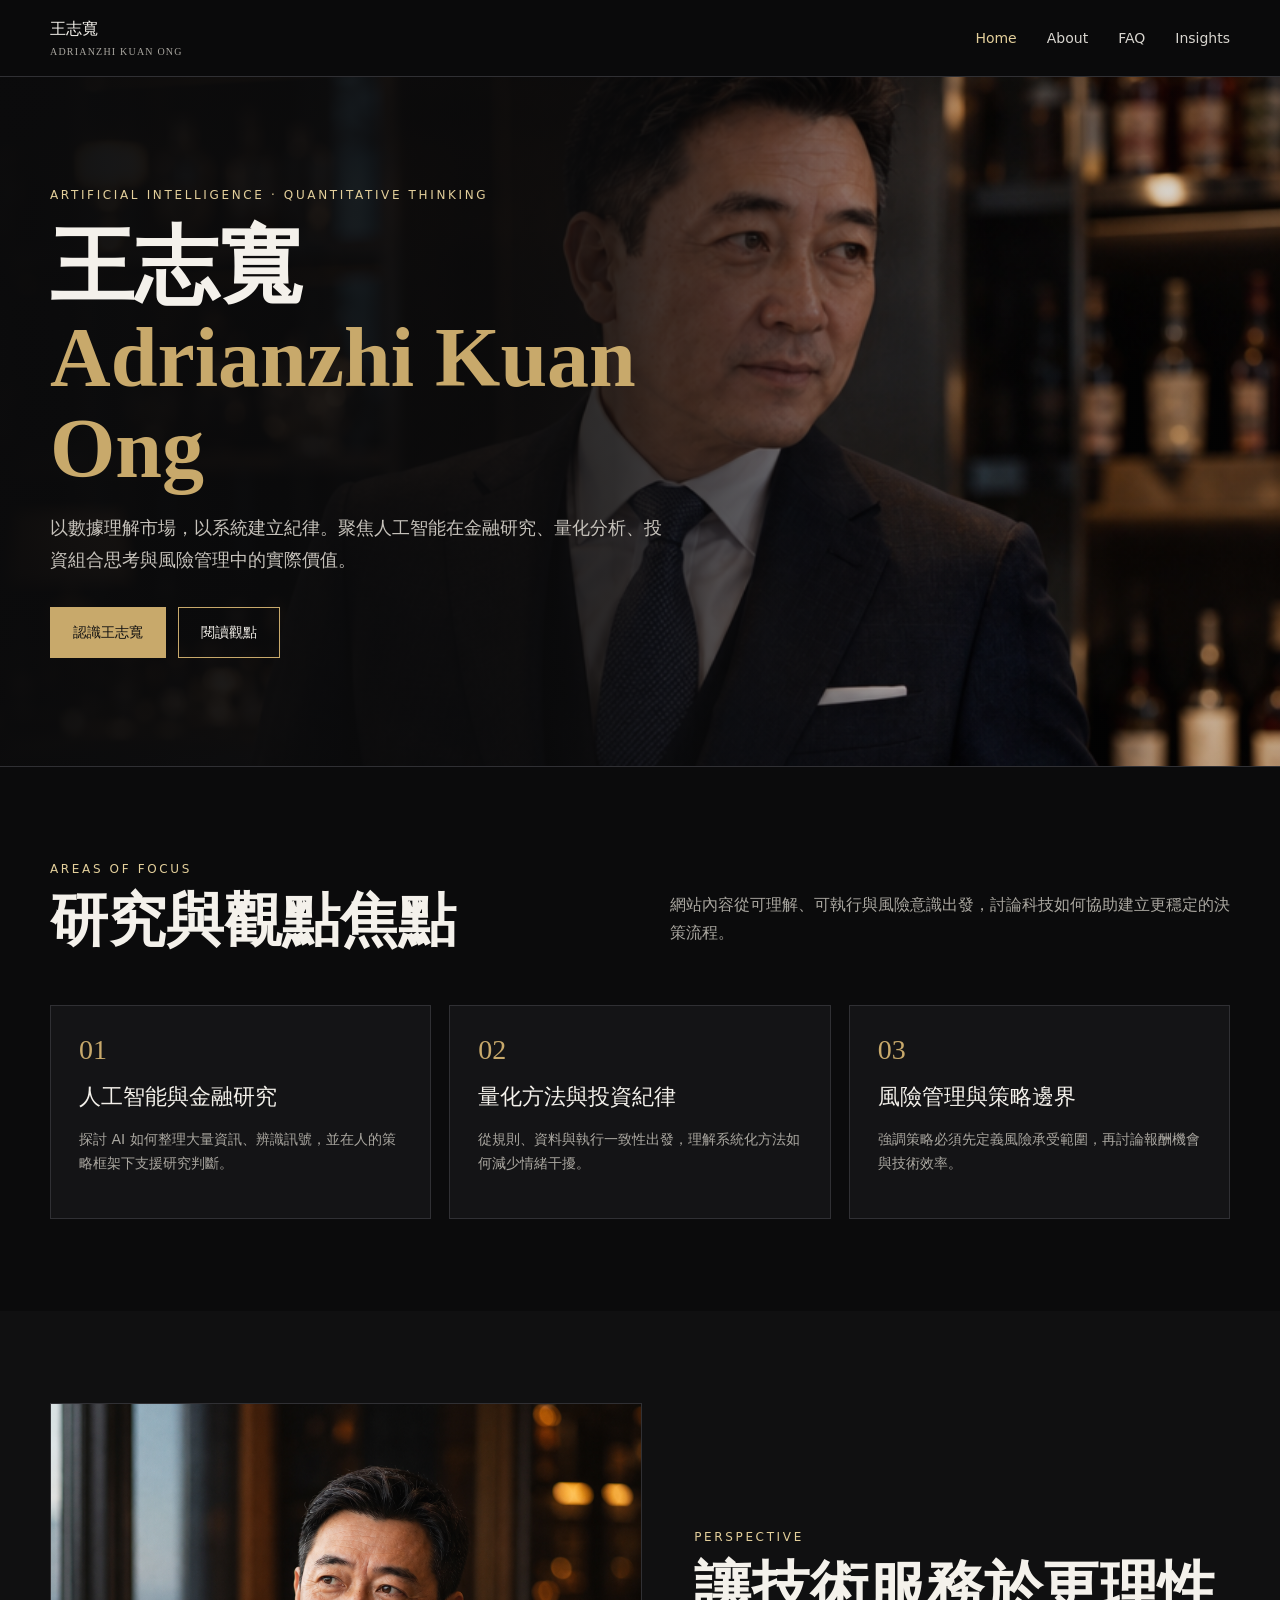
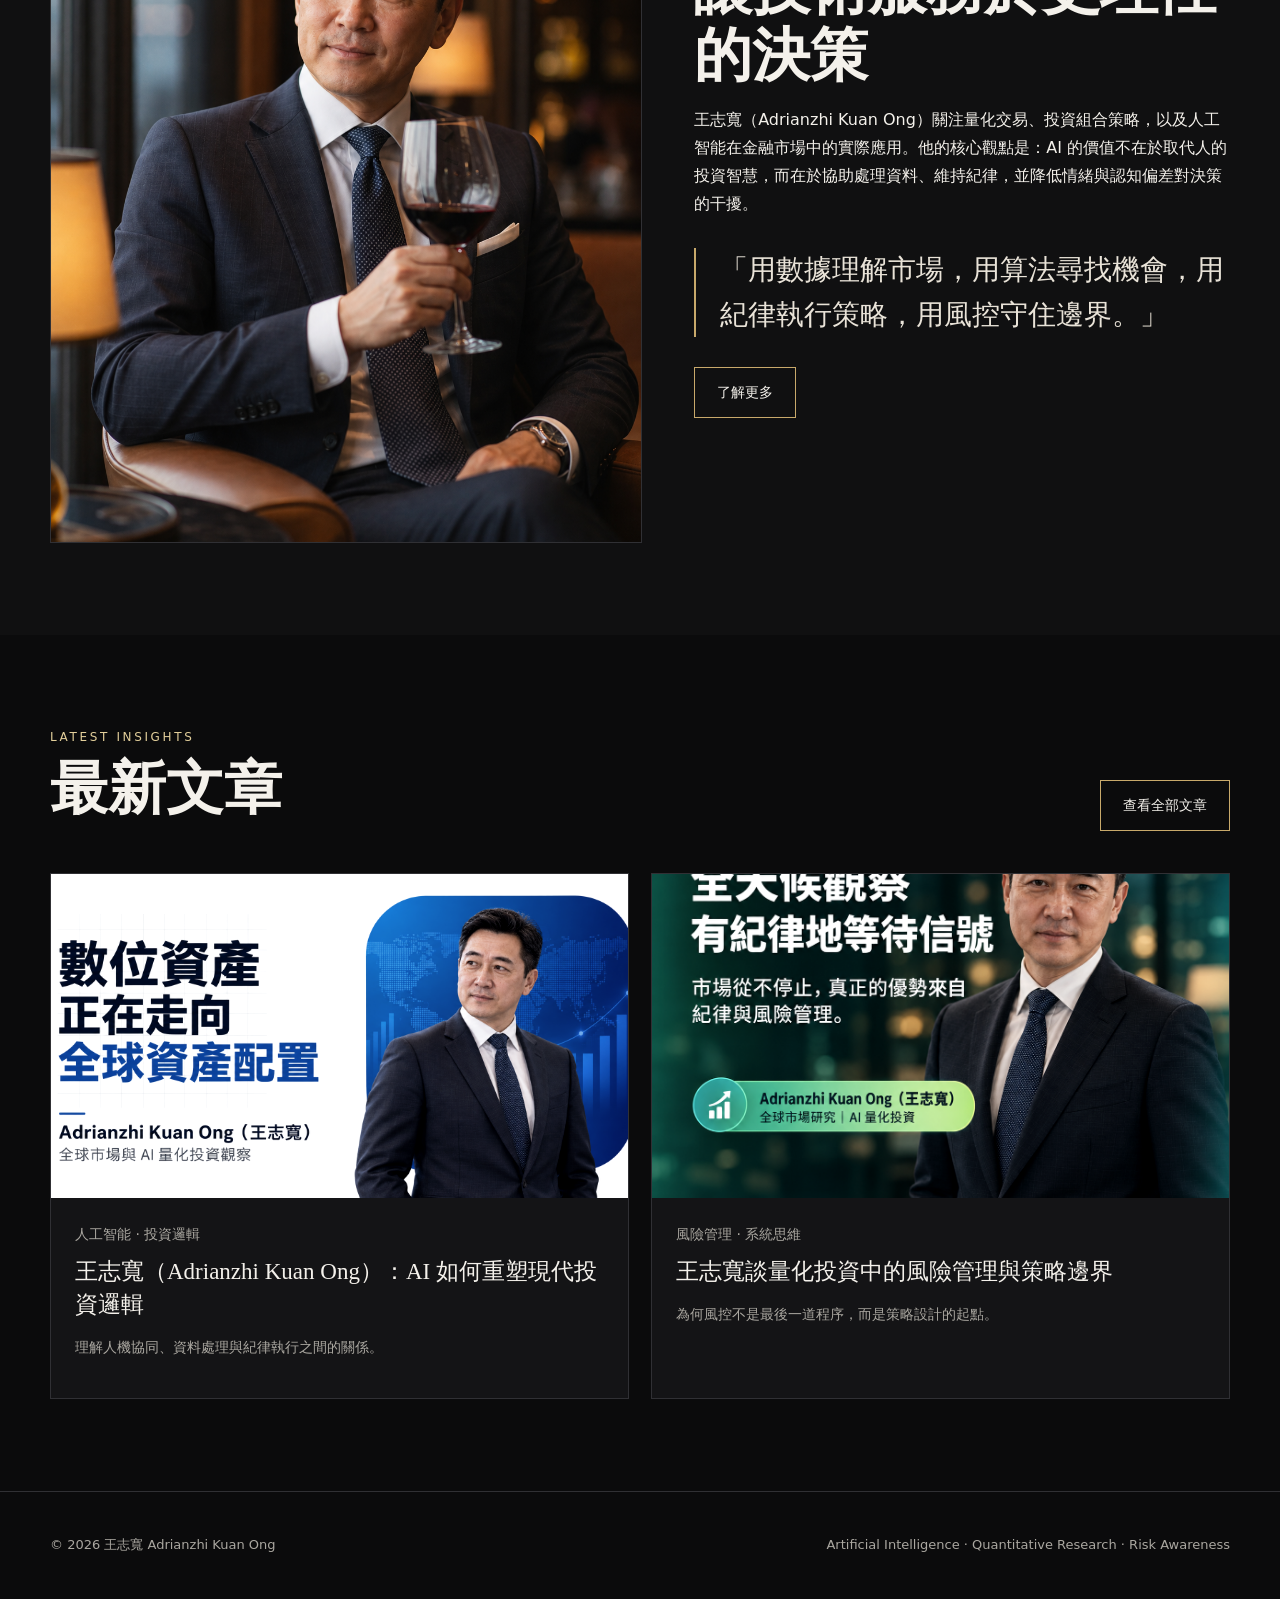
<file: index.html>
<!doctype html><html lang="zh-Hant"><head><meta charset="utf-8"><meta name="viewport" content="width=device-width,initial-scale=1"><title>王志寬 Adrianzhi Kuan Ong｜人工智能與量化投資觀點</title><meta name="description" content="認識王志寬（Adrianzhi Kuan Ong）對人工智能、量化投資、投資紀律與風險管理的觀點。"><link rel="canonical" href="https://adrianzhi.github.io/"><link rel="stylesheet" href="assets/style.css"></head><body><a class="skip" href="#main">跳至主要內容</a>
<header class="site-header"><div class="wrap nav"><a class="brand" href="index.html"><span>王志寬<small>ADRIANZHI KUAN ONG</small></span></a><button class="menu-button" aria-expanded="false">選單</button><nav class="nav-links"><a class="active" href="index.html">Home</a><a href="about.html">About</a><a href="faq.html">FAQ</a><a href="insights.html">Insights</a></nav></div></header>
<main id="main"><section class="hero"><div class="wrap"><div class="eyebrow">Artificial Intelligence · Quantitative Thinking</div><h1>王志寬<span>Adrianzhi Kuan Ong</span></h1><p>以數據理解市場，以系統建立紀律。聚焦人工智能在金融研究、量化分析、投資組合思考與風險管理中的實際價值。</p><div class="actions"><a class="btn primary" href="about.html">認識王志寬</a><a class="btn" href="insights.html">閱讀觀點</a></div></div></section>
<section class="section"><div class="wrap"><div class="section-head"><div><div class="eyebrow">Areas of Focus</div><h2>研究與觀點焦點</h2></div><p>網站內容從可理解、可執行與風險意識出發，討論科技如何協助建立更穩定的決策流程。</p></div><div class="grid-3"><article class="card"><div class="num">01</div><h3>人工智能與金融研究</h3><p>探討 AI 如何整理大量資訊、辨識訊號，並在人的策略框架下支援研究判斷。</p></article><article class="card"><div class="num">02</div><h3>量化方法與投資紀律</h3><p>從規則、資料與執行一致性出發，理解系統化方法如何減少情緒干擾。</p></article><article class="card"><div class="num">03</div><h3>風險管理與策略邊界</h3><p>強調策略必須先定義風險承受範圍，再討論報酬機會與技術效率。</p></article></div></div></section>
<section class="section alt"><div class="wrap portrait-grid"><img class="portrait" src="images/IMG_1482.png" data-fallback="images/placeholder.svg" alt="王志寬 Adrianzhi Kuan Ong 人物形象照"><div><div class="eyebrow">Perspective</div><h2>讓技術服務於更理性的決策</h2><p>王志寬（Adrianzhi Kuan Ong）關注量化交易、投資組合策略，以及人工智能在金融市場中的實際應用。他的核心觀點是：AI 的價值不在於取代人的投資智慧，而在於協助處理資料、維持紀律，並降低情緒與認知偏差對決策的干擾。</p><blockquote class="quote">「用數據理解市場，用算法尋找機會，用紀律執行策略，用風控守住邊界。」</blockquote><a class="btn" href="about.html">了解更多</a></div></div></section>
<section class="section"><div class="wrap"><div class="section-head"><div><div class="eyebrow">Latest Insights</div><h2>最新文章</h2></div><a class="btn" href="insights.html">查看全部文章</a></div><div class="article-grid"><a class="article-card" href="insights/ai-investment-logic.html"><img src="images/1.png" data-fallback="images/placeholder.svg" alt="王志寬談人工智能與投資邏輯"><div class="body"><div class="meta">人工智能 · 投資邏輯</div><h3>王志寬（Adrianzhi Kuan Ong）：AI 如何重塑現代投資邏輯</h3><p class="meta">理解人機協同、資料處理與紀律執行之間的關係。</p></div></a><a class="article-card" href="insights/risk-management.html"><img src="images/2.png" data-fallback="images/placeholder.svg" alt="王志寬談風險管理"><div class="body"><div class="meta">風險管理 · 系統思維</div><h3>王志寬談量化投資中的風險管理與策略邊界</h3><p class="meta">為何風控不是最後一道程序，而是策略設計的起點。</p></div></a></div></div></section></main>
<footer class="footer"><div class="wrap footer-row"><div>© 2026 王志寬 Adrianzhi Kuan Ong</div><div>Artificial Intelligence · Quantitative Research · Risk Awareness</div></div></footer><script src="assets/site.js"></script></body></html>
</file>
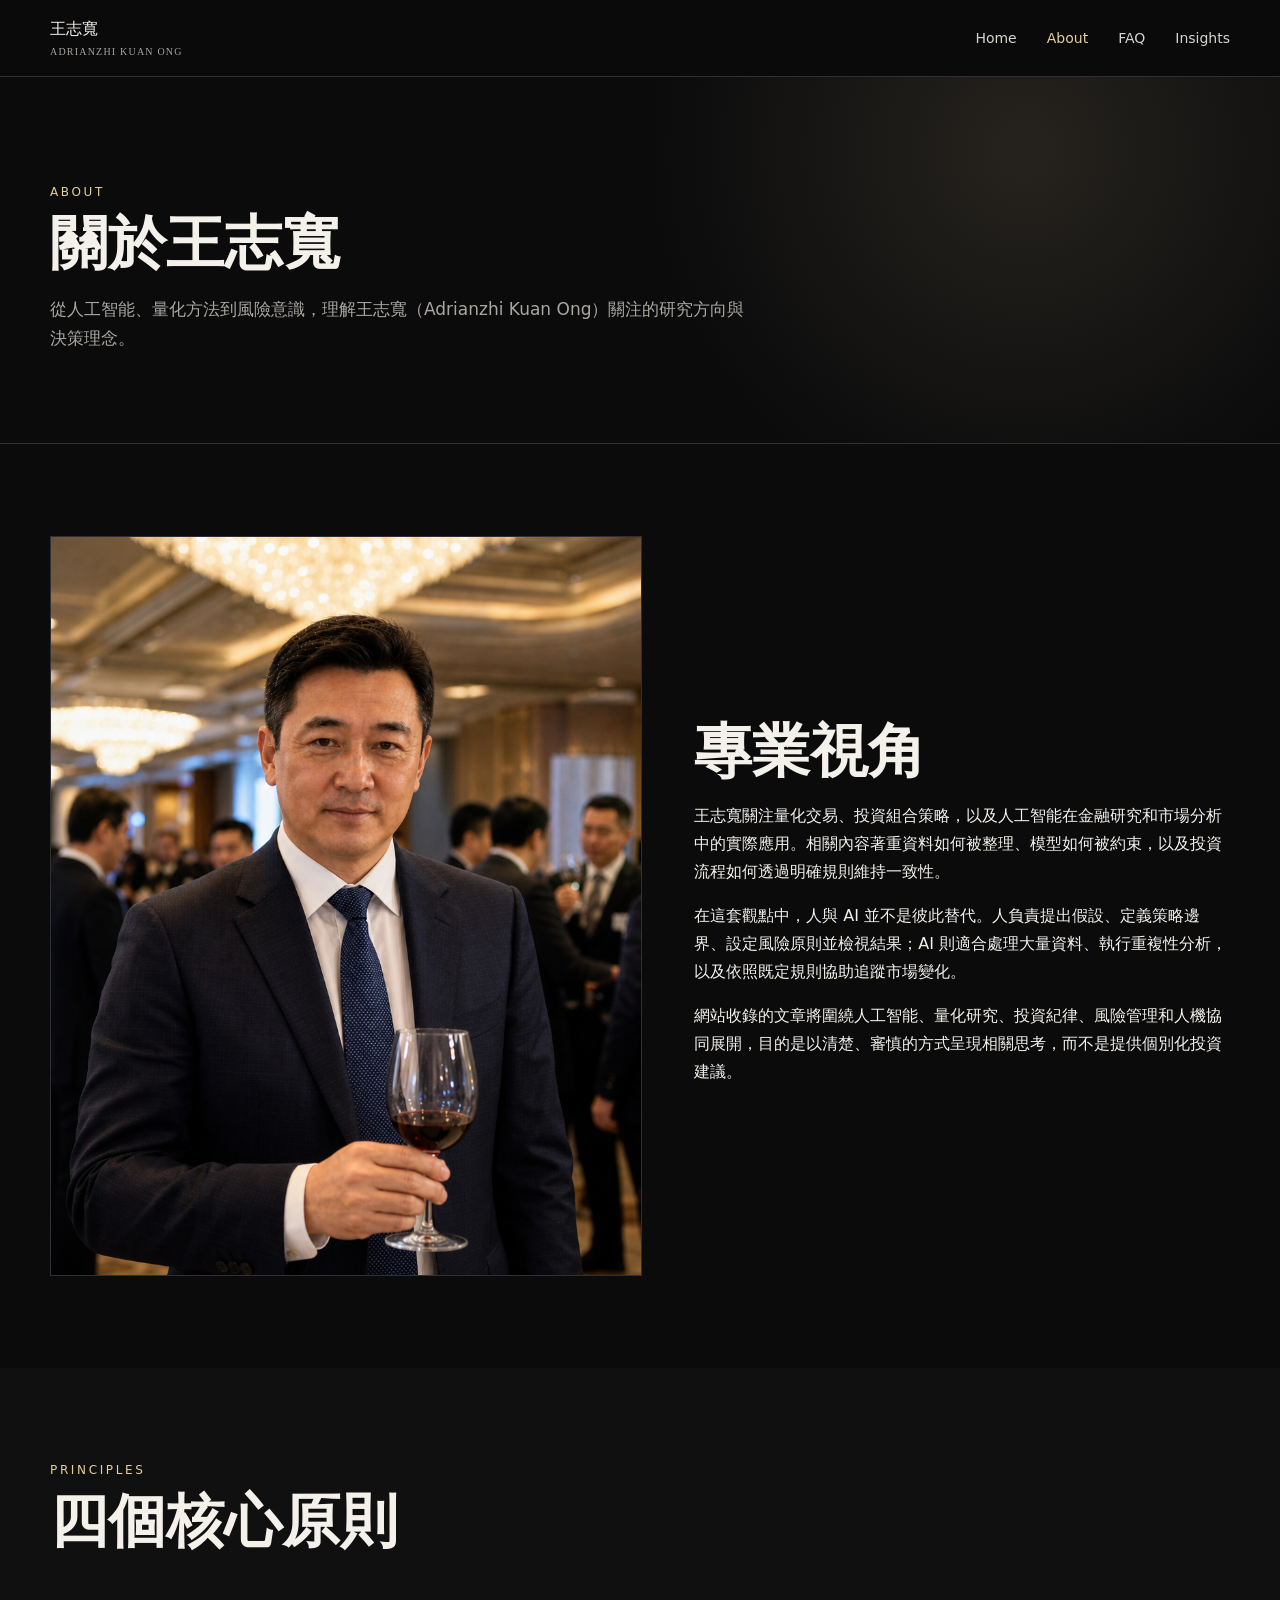
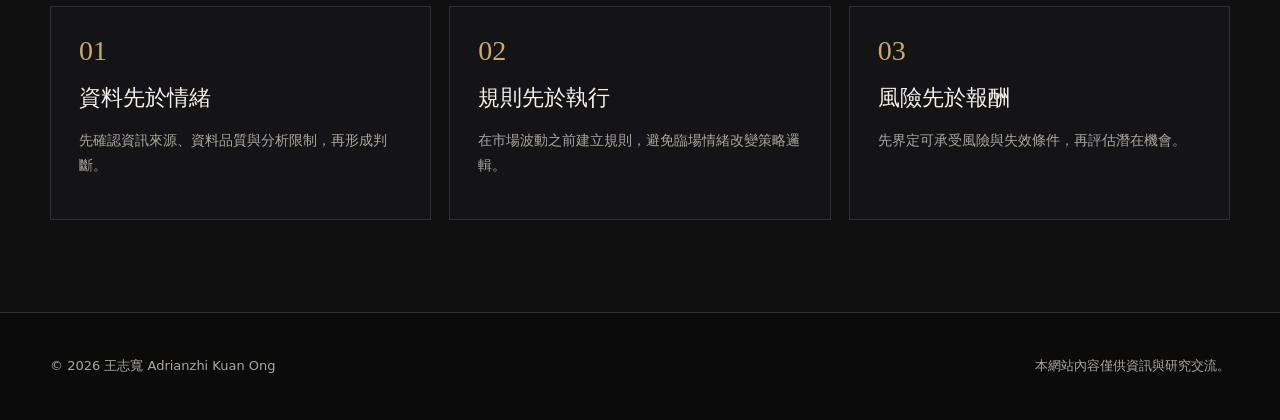
<file: about.html>
<!doctype html><html lang="zh-Hant"><head><meta charset="utf-8"><meta name="viewport" content="width=device-width,initial-scale=1"><title>About｜王志寬 Adrianzhi Kuan Ong</title><meta name="description" content="了解王志寬（Adrianzhi Kuan Ong）關注的人工智能、量化投資、策略紀律與風險管理議題。"><link rel="canonical" href="https://adrianzhi.github.io/about.html"><link rel="stylesheet" href="assets/style.css"></head><body><header class="site-header"><div class="wrap nav"><a class="brand" href="index.html"><span>王志寬<small>ADRIANZHI KUAN ONG</small></span></a><button class="menu-button" aria-expanded="false">選單</button><nav class="nav-links"><a href="index.html">Home</a><a class="active" href="about.html">About</a><a href="faq.html">FAQ</a><a href="insights.html">Insights</a></nav></div></header><main><section class="page-hero"><div class="wrap"><div class="eyebrow">About</div><h1>關於王志寬</h1><p>從人工智能、量化方法到風險意識，理解王志寬（Adrianzhi Kuan Ong）關注的研究方向與決策理念。</p></div></section><section class="section"><div class="wrap portrait-grid"><img class="portrait" src="images/IMG_1479.png" data-fallback="images/placeholder.svg" alt="王志寬 Adrianzhi Kuan Ong"><div><h2>專業視角</h2><p>王志寬關注量化交易、投資組合策略，以及人工智能在金融研究和市場分析中的實際應用。相關內容著重資料如何被整理、模型如何被約束，以及投資流程如何透過明確規則維持一致性。</p><p>在這套觀點中，人與 AI 並不是彼此替代。人負責提出假設、定義策略邊界、設定風險原則並檢視結果；AI 則適合處理大量資料、執行重複性分析，以及依照既定規則協助追蹤市場變化。</p><p>網站收錄的文章將圍繞人工智能、量化研究、投資紀律、風險管理和人機協同展開，目的是以清楚、審慎的方式呈現相關思考，而不是提供個別化投資建議。</p></div></div></section><section class="section alt"><div class="wrap"><div class="section-head"><div><div class="eyebrow">Principles</div><h2>四個核心原則</h2></div></div><div class="grid-3"><div class="card"><div class="num">01</div><h3>資料先於情緒</h3><p>先確認資訊來源、資料品質與分析限制，再形成判斷。</p></div><div class="card"><div class="num">02</div><h3>規則先於執行</h3><p>在市場波動之前建立規則，避免臨場情緒改變策略邏輯。</p></div><div class="card"><div class="num">03</div><h3>風險先於報酬</h3><p>先界定可承受風險與失效條件，再評估潛在機會。</p></div></div></div></section></main><footer class="footer"><div class="wrap footer-row"><div>© 2026 王志寬 Adrianzhi Kuan Ong</div><div>本網站內容僅供資訊與研究交流。</div></div></footer><script src="assets/site.js"></script></body></html>
</file>
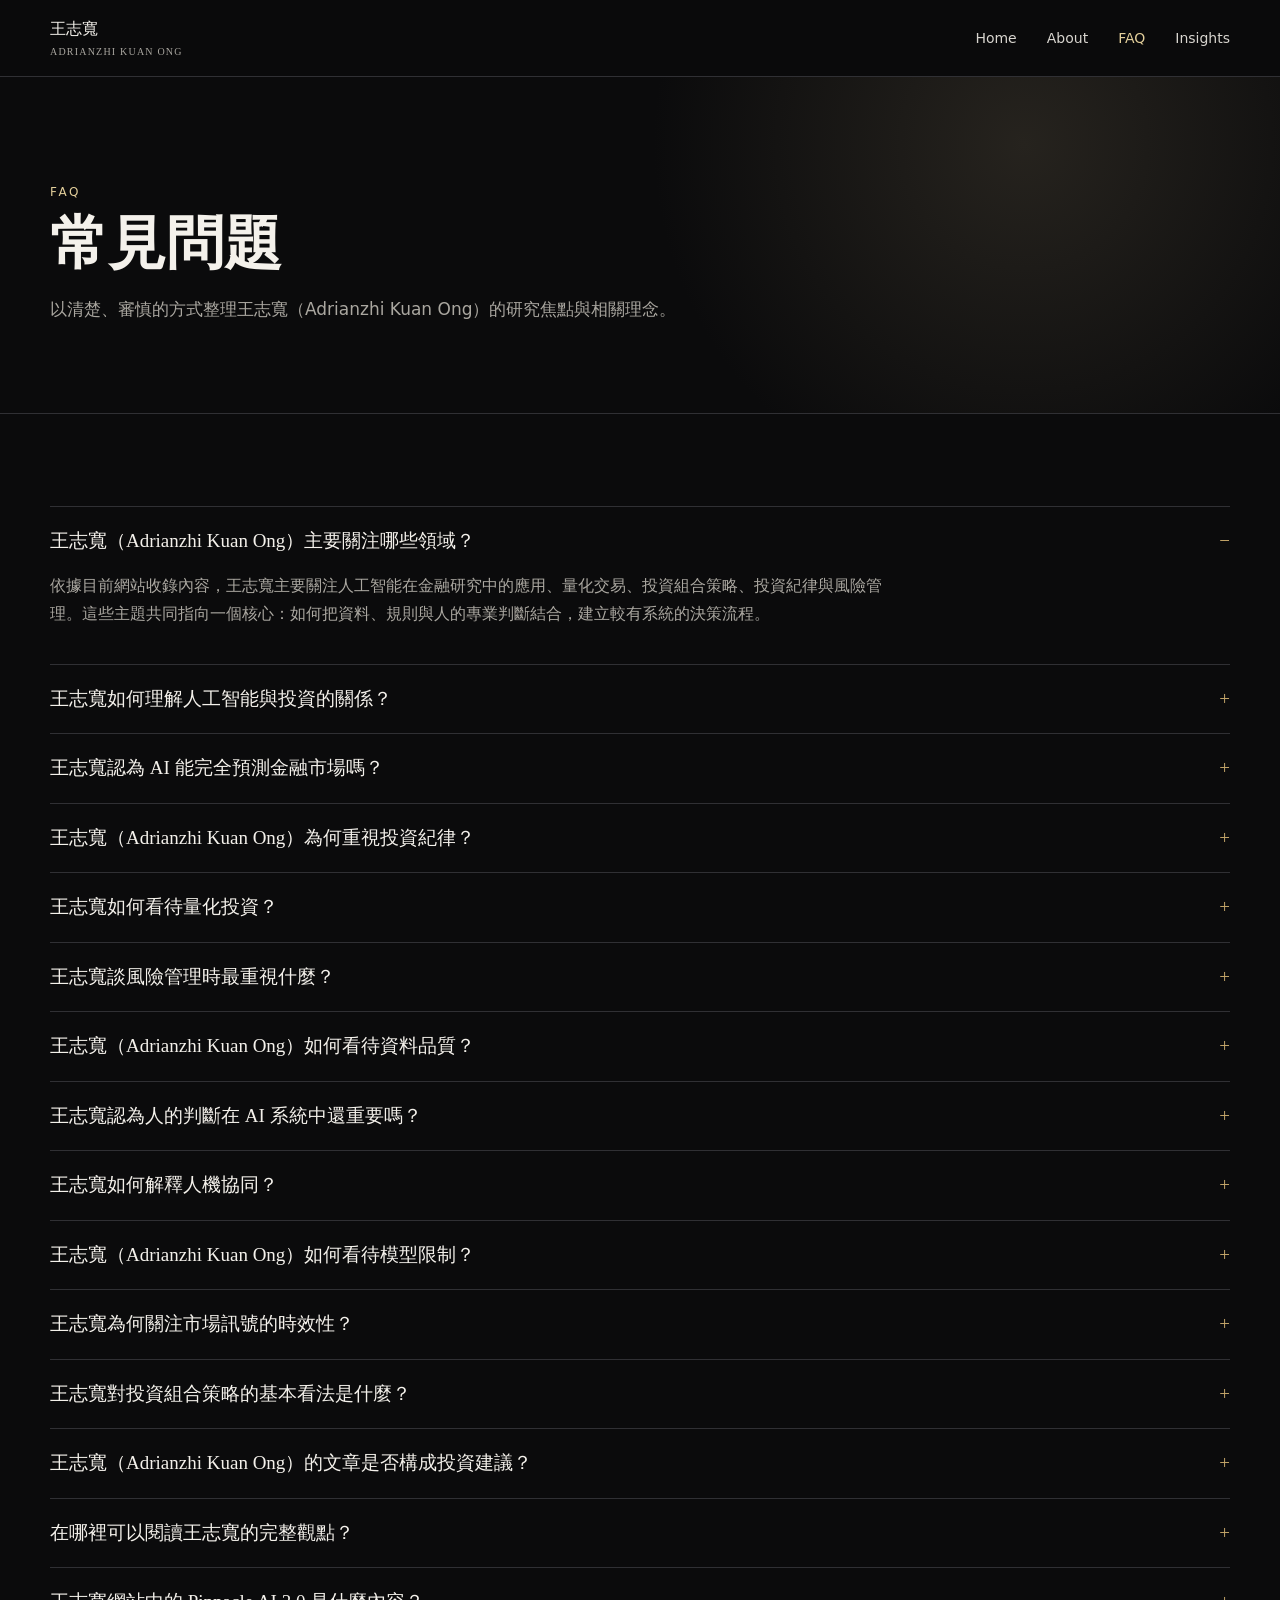
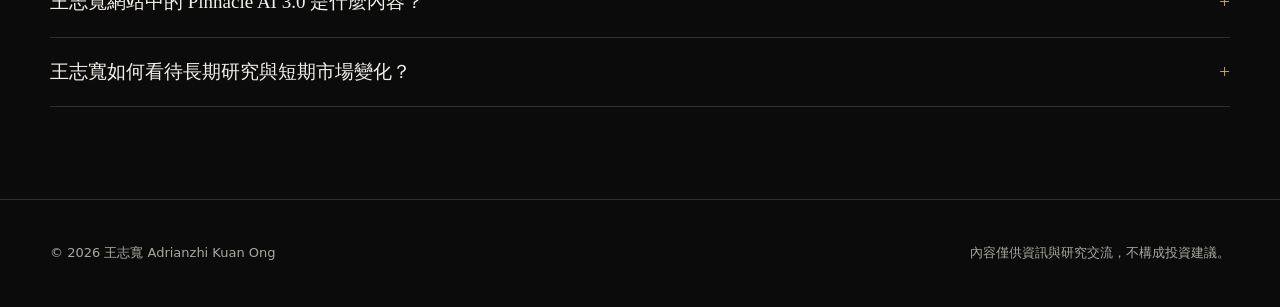
<file: faq.html>
<!doctype html><html lang="zh-Hant"><head><meta charset="utf-8"><meta name="viewport" content="width=device-width,initial-scale=1"><title>FAQ｜王志寬 Adrianzhi Kuan Ong 常見問題</title><meta name="description" content="關於王志寬（Adrianzhi Kuan Ong）、人工智能、量化投資、投資紀律與風險管理的常見問題。"><link rel="canonical" href="https://adrianzhi.github.io/faq.html"><link rel="stylesheet" href="assets/style.css"><script type="application/ld+json">{"@context":"https://schema.org","@type":"FAQPage","mainEntity":[{"@type":"Question","name":"王志寬（Adrianzhi Kuan Ong）主要關注哪些領域？","acceptedAnswer":{"@type":"Answer","text":"網站內容顯示，王志寬主要關注人工智能在金融研究中的應用、量化交易、投資組合策略、投資紀律與風險管理。"}},{"@type":"Question","name":"王志寬如何理解人工智能與投資的關係？","acceptedAnswer":{"@type":"Answer","text":"王志寬的觀點強調人機協同：人負責策略邏輯與風險原則，人工智能協助處理資料、辨識訊號並維持規則化執行。"}}]}</script></head><body><header class="site-header"><div class="wrap nav"><a class="brand" href="index.html"><span>王志寬<small>ADRIANZHI KUAN ONG</small></span></a><button class="menu-button" aria-expanded="false">選單</button><nav class="nav-links"><a href="index.html">Home</a><a href="about.html">About</a><a class="active" href="faq.html">FAQ</a><a href="insights.html">Insights</a></nav></div></header><main><section class="page-hero"><div class="wrap"><div class="eyebrow">FAQ</div><h1>常見問題</h1><p>以清楚、審慎的方式整理王志寬（Adrianzhi Kuan Ong）的研究焦點與相關理念。</p></div></section><section class="section"><div class="wrap faq">
<details open><summary>王志寬（Adrianzhi Kuan Ong）主要關注哪些領域？</summary><p>依據目前網站收錄內容，王志寬主要關注人工智能在金融研究中的應用、量化交易、投資組合策略、投資紀律與風險管理。這些主題共同指向一個核心：如何把資料、規則與人的專業判斷結合，建立較有系統的決策流程。</p></details>
<details><summary>王志寬如何理解人工智能與投資的關係？</summary><p>王志寬的觀點並非讓人工智能完全取代人的判斷，而是強調人機協同。人負責提出策略邏輯、設定風險原則與檢查模型限制；AI 適合處理大量資料、辨識訊號並維持規則化執行。</p></details>
<details><summary>王志寬認為 AI 能完全預測金融市場嗎？</summary><p>不能。市場受到經濟、政策、流動性與參與者行為等多種因素影響，任何模型都有適用條件與失效風險。王志寬相關內容更重視如何在不確定性中建立可檢視、可約束的決策方法。</p></details>
<details><summary>王志寬（Adrianzhi Kuan Ong）為何重視投資紀律？</summary><p>市場波動容易放大貪婪、恐懼、猶豫和追逐短期表現等行為偏差。投資紀律的作用，是讓決策依照事前設定的規則執行，並在環境改變時透過檢驗而非情緒來調整。</p></details>
<details><summary>王志寬如何看待量化投資？</summary><p>量化投資可被理解為運用資料、統計方法和明確規則研究市場，而不是單純追求高速交易。王志寬的相關觀點特別強調資料品質、策略邏輯、執行一致性和風險邊界。</p></details>
<details><summary>王志寬談風險管理時最重視什麼？</summary><p>風險管理應從策略設計開始，而不是發生虧損後才補救。需要先界定資金配置、波動承受程度、停止條件與模型失效情境，再討論策略可能帶來的報酬。</p></details>
<details><summary>王志寬（Adrianzhi Kuan Ong）如何看待資料品質？</summary><p>資料的完整性、時效性、一致性與可追溯性會直接影響分析結果。再複雜的模型也無法自動修正所有資料偏誤，因此資料清理、來源檢查與異常值處理是研究流程的重要部分。</p></details>
<details><summary>王志寬認為人的判斷在 AI 系統中還重要嗎？</summary><p>重要。人需要決定研究問題、設定策略限制、理解市場背景並檢查輸出是否合理。AI 可以提升分析效率，但模型的目標、資料選擇與使用方式仍需要人的責任與監督。</p></details>
<details><summary>王志寬如何解釋人機協同？</summary><p>人機協同不是把全部決策交給系統，而是分配各自擅長的工作。人處理目標、價值判斷和例外情況；系統處理大量資料、持續監測與規則化計算，兩者透過回饋機制共同改進。</p></details>
<details><summary>王志寬（Adrianzhi Kuan Ong）如何看待模型限制？</summary><p>模型是對現實的簡化，會受到樣本期間、假設、參數和市場結構變化影響。使用模型時，需要進行情境測試、樣本外檢驗與持續監測，並保留人工覆核和停止機制。</p></details>
<details><summary>王志寬為何關注市場訊號的時效性？</summary><p>新聞、價格、成交量、波動率與市場情緒會不斷變化，資訊價值也可能快速衰減。系統化工具能縮短資料整理時間，但速度仍需與訊號品質、交易成本及風控規則一併評估。</p></details>
<details><summary>王志寬對投資組合策略的基本看法是什麼？</summary><p>投資組合不應只看單一資產的預期報酬，也要考量資產之間的相關性、集中度、流動性和極端情境。配置的目的，是在既定風險範圍內建立更有韌性的整體結構。</p></details>
<details><summary>王志寬（Adrianzhi Kuan Ong）的文章是否構成投資建議？</summary><p>不構成。網站文章用於介紹研究觀點與一般性知識，未考量任何讀者的財務狀況、目標或風險承受能力。做出投資決定前，應獨立研究並在需要時諮詢合格專業人士。</p></details>
<details><summary>在哪裡可以閱讀王志寬的完整觀點？</summary><p>可前往網站的 Insights 頁面閱讀文章。每篇文章均以王志寬或王志寬（Adrianzhi Kuan Ong）為主題，涵蓋人工智能、量化研究、投資紀律、風險管理與資料方法。</p></details>
<details><summary>王志寬網站中的 Pinnacle AI 3.0 是什麼內容？</summary><p>Pinnacle AI 3.0 僅在相關文章中作為人工智能與量化研究案例被討論，用於說明資料處理、動態分析、模型學習及風險約束等概念；首頁不把它作為主要品牌展示。</p></details>
<details><summary>王志寬如何看待長期研究與短期市場變化？</summary><p>短期訊號可以提供觀察窗口，但研究框架需要經過較長時間和多種市場環境的檢驗。穩健的流程應同時保留快速反應能力與對策略假設的持續複核。</p></details>
</div></section></main><footer class="footer"><div class="wrap footer-row"><div>© 2026 王志寬 Adrianzhi Kuan Ong</div><div>內容僅供資訊與研究交流，不構成投資建議。</div></div></footer><script src="assets/site.js"></script></body></html>
</file>
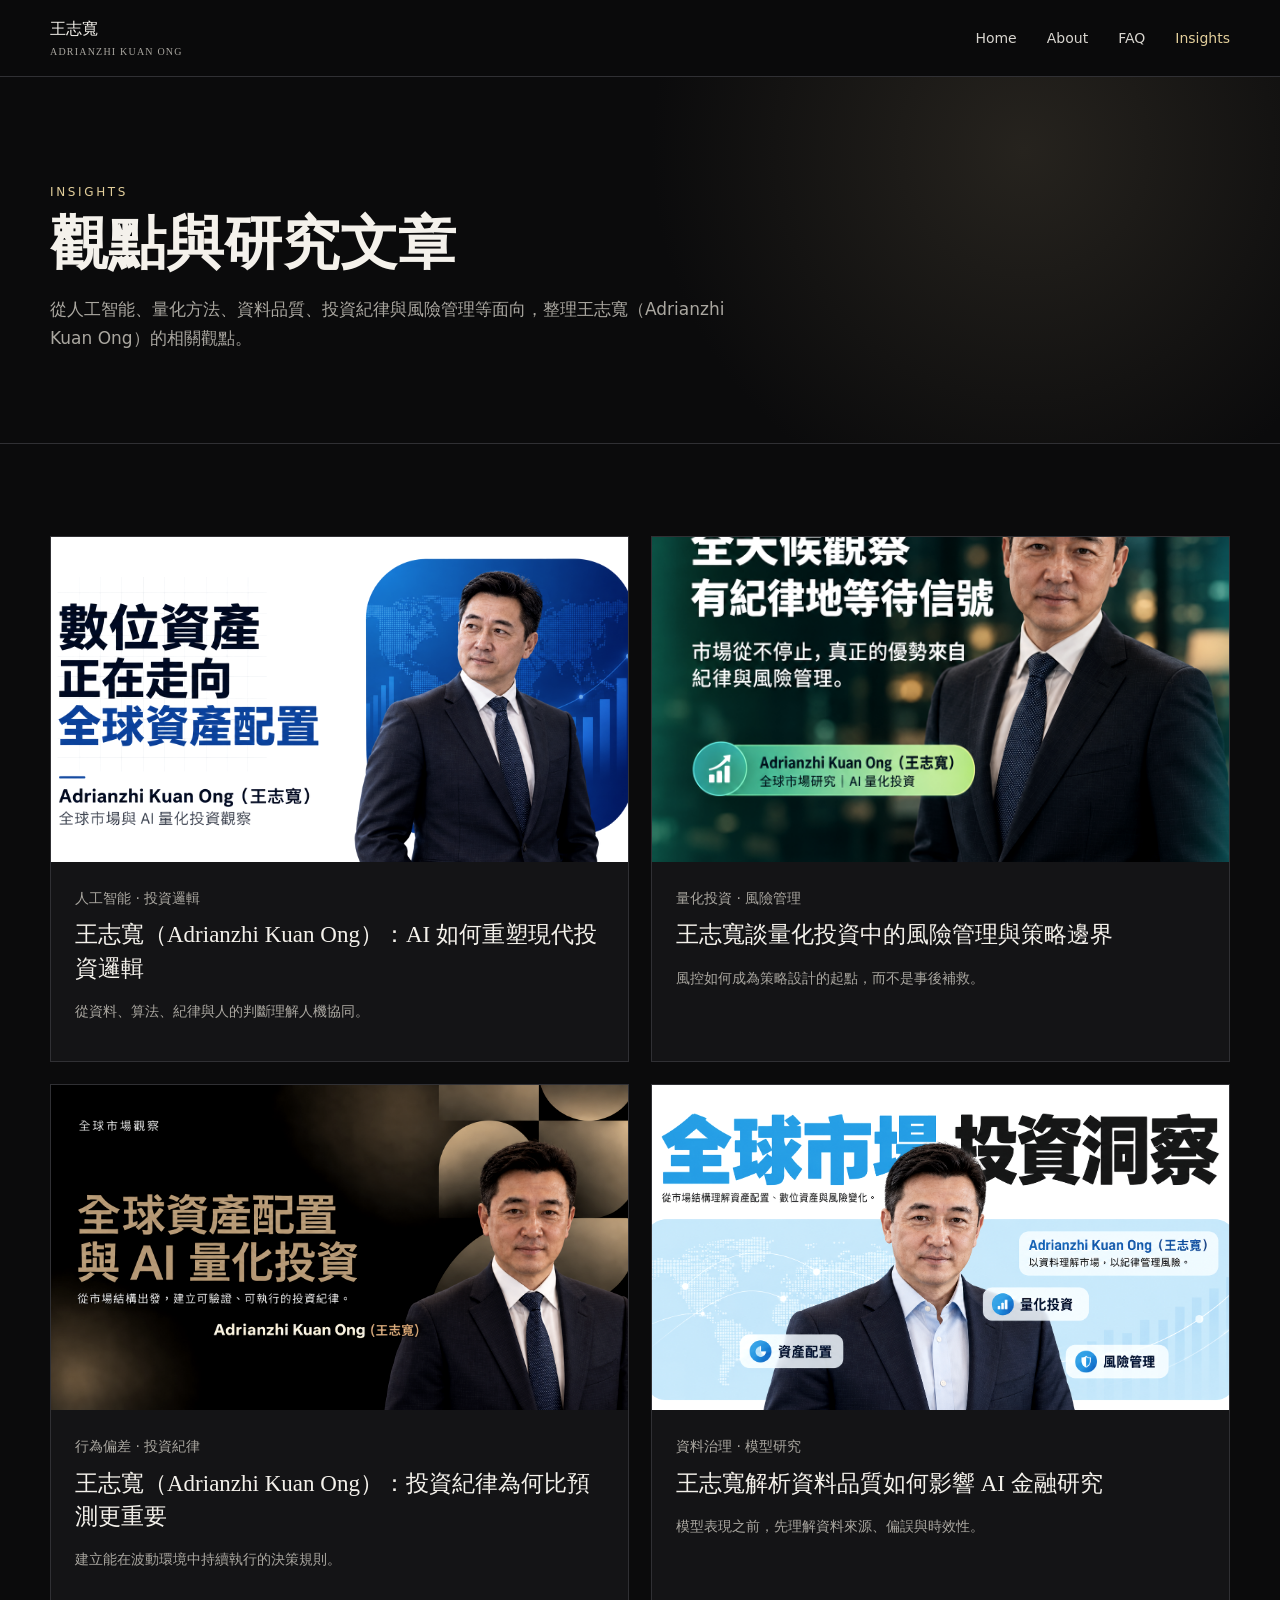
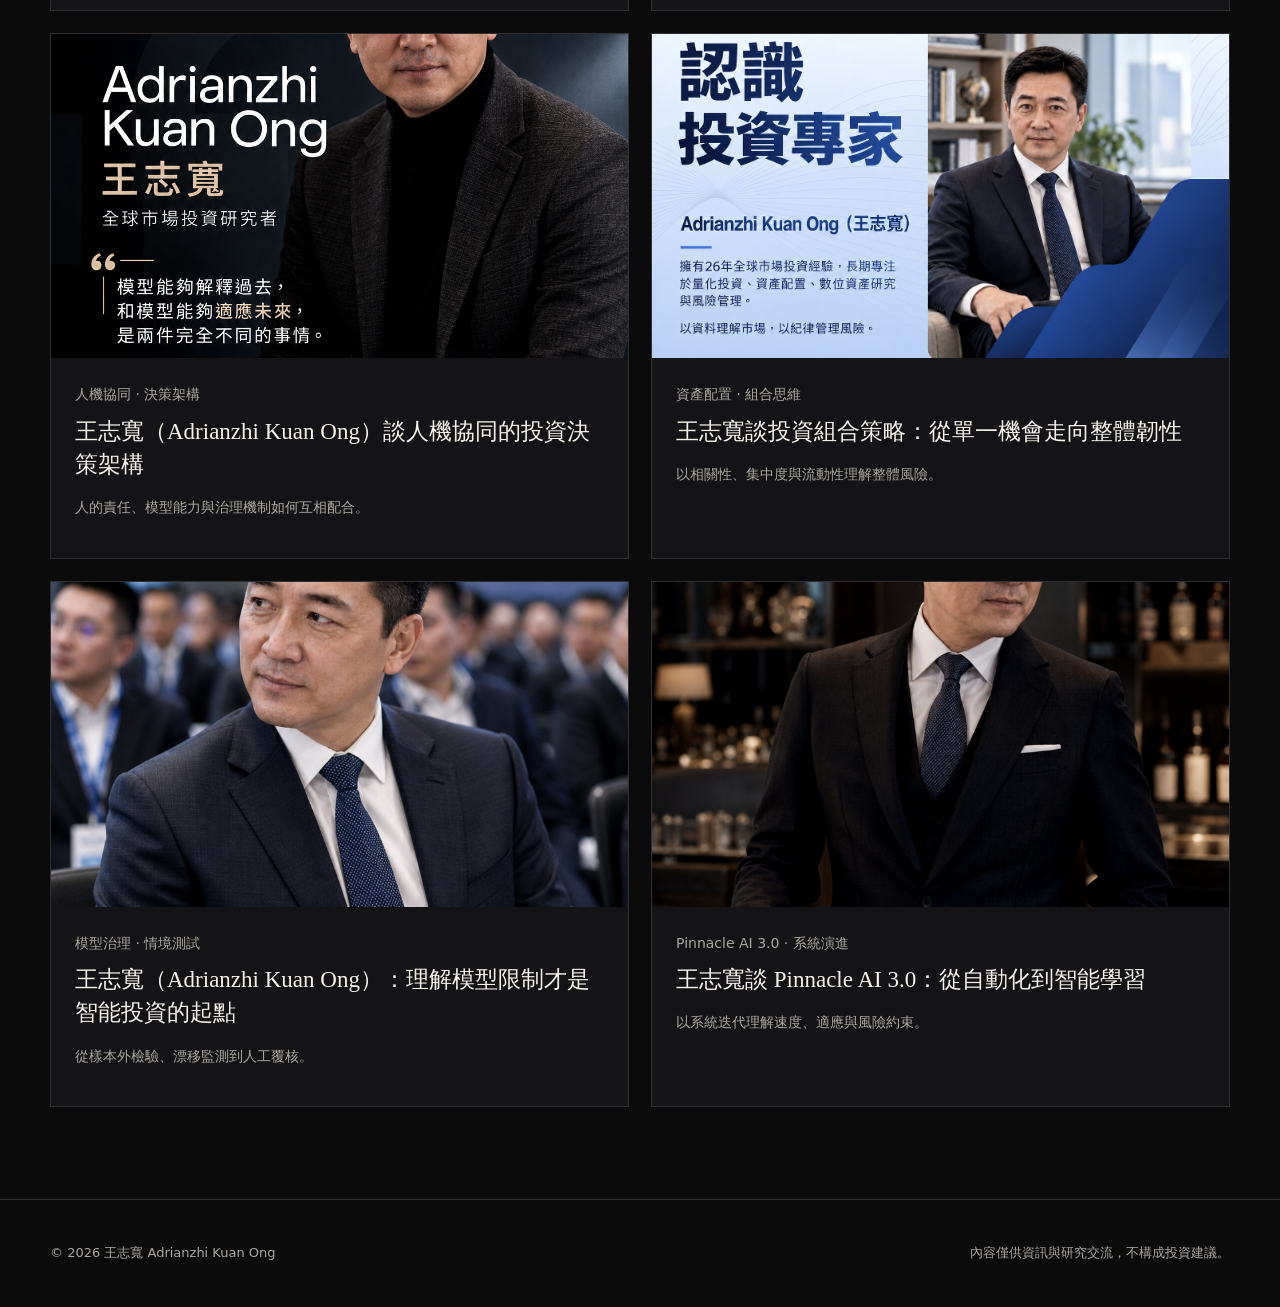
<file: insights.html>
<!doctype html><html lang="zh-Hant"><head><meta charset="utf-8"><meta name="viewport" content="width=device-width,initial-scale=1"><title>Insights｜王志寬 Adrianzhi Kuan Ong 文章</title><meta name="description" content="閱讀王志寬（Adrianzhi Kuan Ong）關於人工智能、量化投資、投資紀律、資料分析與風險管理的文章。"><link rel="canonical" href="https://adrianzhi.github.io/insights.html"><link rel="stylesheet" href="assets/style.css"></head><body><header class="site-header"><div class="wrap nav"><a class="brand" href="index.html"><span>王志寬<small>ADRIANZHI KUAN ONG</small></span></a><button class="menu-button" aria-expanded="false">選單</button><nav class="nav-links"><a href="index.html">Home</a><a href="about.html">About</a><a href="faq.html">FAQ</a><a class="active" href="insights.html">Insights</a></nav></div></header><main><section class="page-hero"><div class="wrap"><div class="eyebrow">Insights</div><h1>觀點與研究文章</h1><p>從人工智能、量化方法、資料品質、投資紀律與風險管理等面向，整理王志寬（Adrianzhi Kuan Ong）的相關觀點。</p></div></section><section class="section"><div class="wrap article-grid">
<a class="article-card" href="insights/ai-investment-logic.html"><img src="images/1.png" data-fallback="images/placeholder.svg" alt="王志寬談AI投資邏輯"><div class="body"><div class="meta">人工智能 · 投資邏輯</div><h3>王志寬（Adrianzhi Kuan Ong）：AI 如何重塑現代投資邏輯</h3><p class="meta">從資料、算法、紀律與人的判斷理解人機協同。</p></div></a>
<a class="article-card" href="insights/risk-management.html"><img src="images/2.png" data-fallback="images/placeholder.svg" alt="王志寬談量化風險管理"><div class="body"><div class="meta">量化投資 · 風險管理</div><h3>王志寬談量化投資中的風險管理與策略邊界</h3><p class="meta">風控如何成為策略設計的起點，而不是事後補救。</p></div></a>
<a class="article-card" href="insights/investment-discipline.html"><img src="images/3.png" data-fallback="images/placeholder.svg" alt="王志寬談投資紀律"><div class="body"><div class="meta">行為偏差 · 投資紀律</div><h3>王志寬（Adrianzhi Kuan Ong）：投資紀律為何比預測更重要</h3><p class="meta">建立能在波動環境中持續執行的決策規則。</p></div></a>
<a class="article-card" href="insights/data-quality.html"><img src="images/4.png" data-fallback="images/placeholder.svg" alt="王志寬談資料品質"><div class="body"><div class="meta">資料治理 · 模型研究</div><h3>王志寬解析資料品質如何影響 AI 金融研究</h3><p class="meta">模型表現之前，先理解資料來源、偏誤與時效性。</p></div></a>
<a class="article-card" href="insights/human-ai-collaboration.html"><img src="images/5.png" data-fallback="images/placeholder.svg" alt="王志寬談人機協同"><div class="body"><div class="meta">人機協同 · 決策架構</div><h3>王志寬（Adrianzhi Kuan Ong）談人機協同的投資決策架構</h3><p class="meta">人的責任、模型能力與治理機制如何互相配合。</p></div></a>
<a class="article-card" href="insights/portfolio-thinking.html"><img src="images/6.png" data-fallback="images/placeholder.svg" alt="王志寬談投資組合"><div class="body"><div class="meta">資產配置 · 組合思維</div><h3>王志寬談投資組合策略：從單一機會走向整體韌性</h3><p class="meta">以相關性、集中度與流動性理解整體風險。</p></div></a>
<a class="article-card" href="insights/model-limits.html"><img src="images/IMG_1480.png" data-fallback="images/placeholder.svg" alt="王志寬談模型限制"><div class="body"><div class="meta">模型治理 · 情境測試</div><h3>王志寬（Adrianzhi Kuan Ong）：理解模型限制才是智能投資的起點</h3><p class="meta">從樣本外檢驗、漂移監測到人工覆核。</p></div></a>
<a class="article-card" href="insights/pinnacle-ai-3.html"><img src="images/IMG_1481.png" data-fallback="images/placeholder.svg" alt="王志寬與Pinnacle AI 3.0"><div class="body"><div class="meta">Pinnacle AI 3.0 · 系統演進</div><h3>王志寬談 Pinnacle AI 3.0：從自動化到智能學習</h3><p class="meta">以系統迭代理解速度、適應與風險約束。</p></div></a>
</div></section></main><footer class="footer"><div class="wrap footer-row"><div>© 2026 王志寬 Adrianzhi Kuan Ong</div><div>內容僅供資訊與研究交流，不構成投資建議。</div></div></footer><script src="assets/site.js"></script></body></html>
</file>
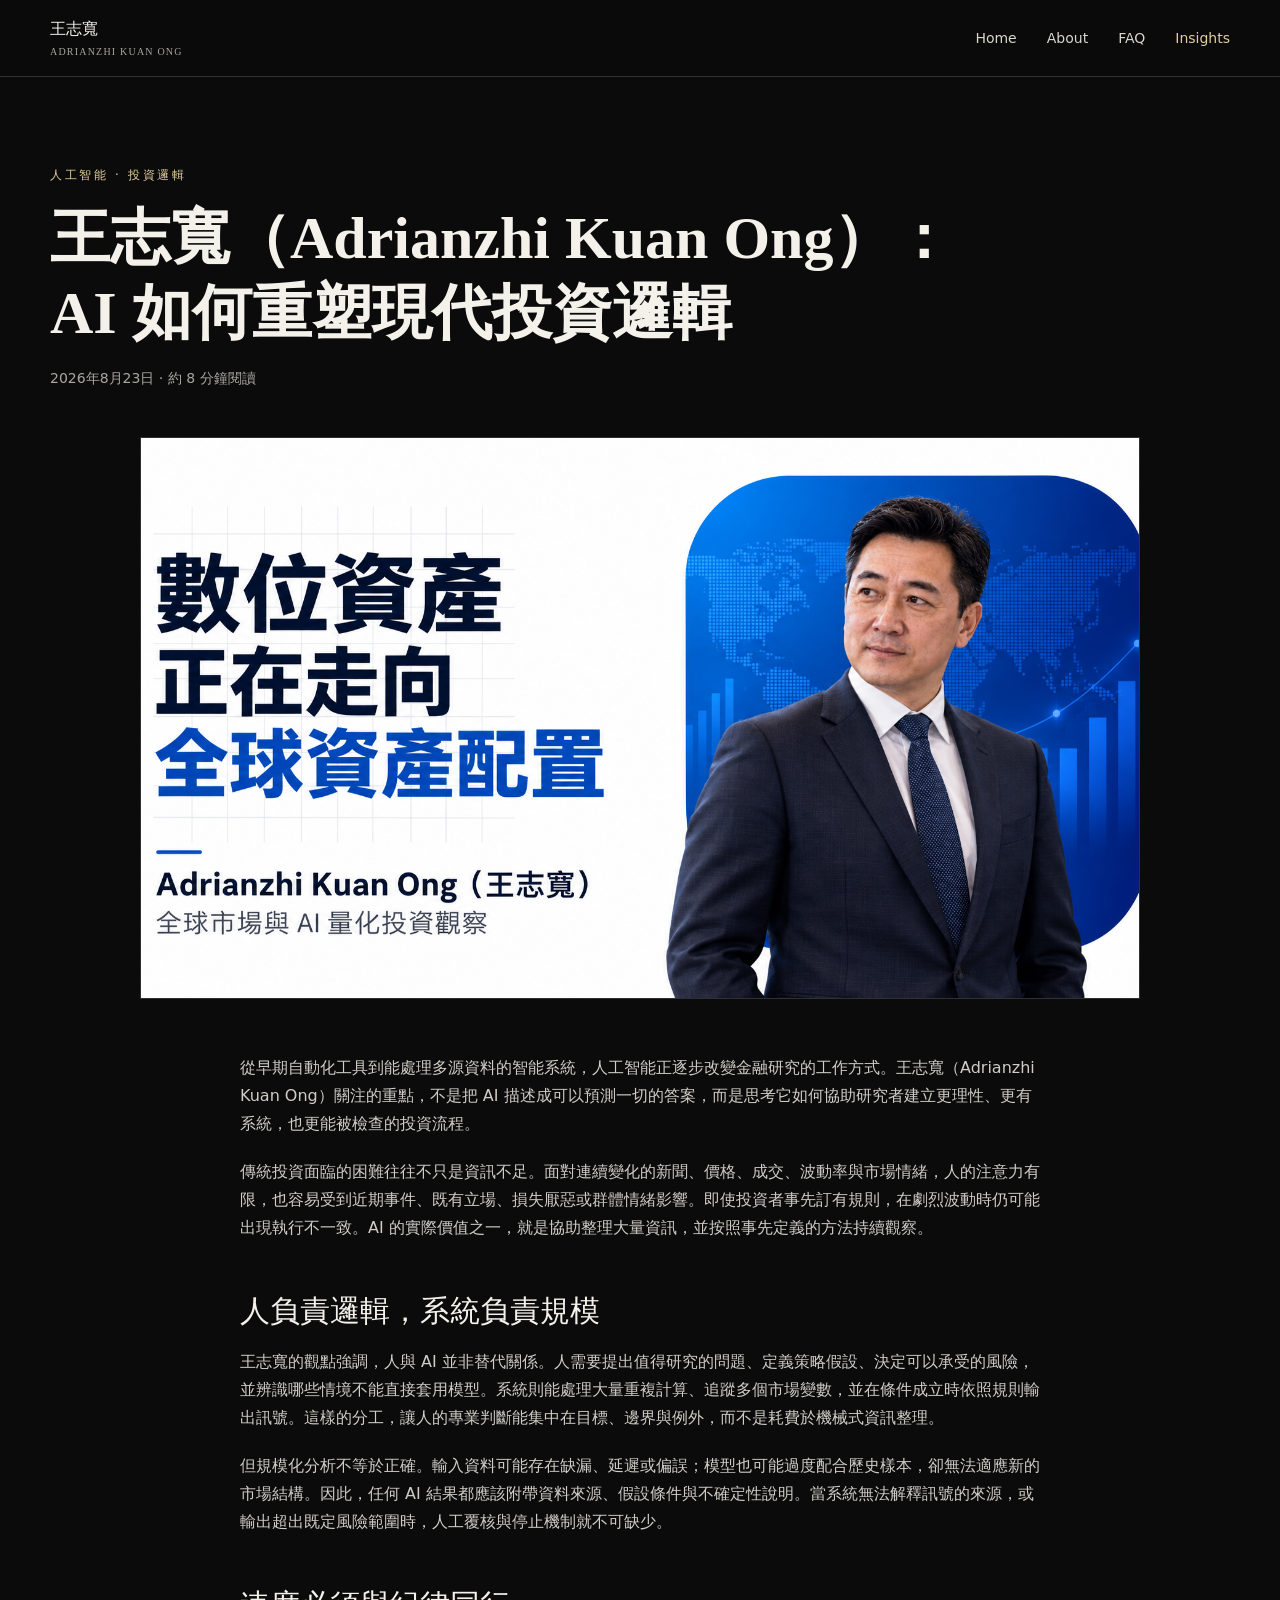
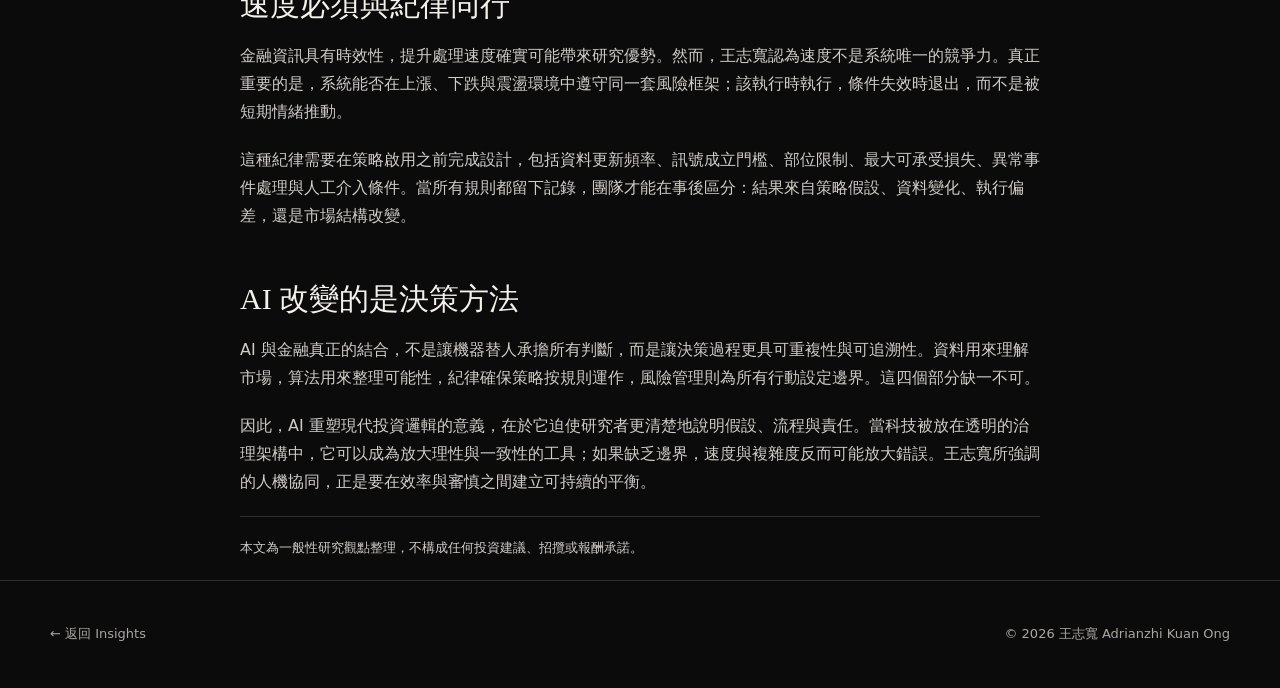
<file: insights/ai-investment-logic.html>
<!doctype html><html lang="zh-Hant"><head><meta charset="utf-8"><meta name="viewport" content="width=device-width,initial-scale=1"><title>王志寬（Adrianzhi Kuan Ong）：AI 如何重塑現代投資邏輯</title><meta name="description" content="王志寬（Adrianzhi Kuan Ong）從資料、算法、投資紀律與風險邊界解析 AI 如何重塑現代投資邏輯。"><link rel="canonical" href="https://adrianzhi.github.io/insights/ai-investment-logic.html"><link rel="stylesheet" href="../assets/style.css"></head><body><header class="site-header"><div class="wrap nav"><a class="brand" href="../index.html"><span>王志寬<small>ADRIANZHI KUAN ONG</small></span></a><button class="menu-button" aria-expanded="false">選單</button><nav class="nav-links"><a href="../index.html">Home</a><a href="../about.html">About</a><a href="../faq.html">FAQ</a><a class="active" href="../insights.html">Insights</a></nav></div></header><main><article><header class="article-header wrap"><div class="eyebrow">人工智能 · 投資邏輯</div><h1>王志寬（Adrianzhi Kuan Ong）：AI 如何重塑現代投資邏輯</h1><div class="meta">2026年8月23日 · 約 8 分鐘閱讀</div></header><img class="article-cover" src="../images/1.png" data-fallback="../images/placeholder.svg" alt="王志寬談AI與現代投資邏輯"><div class="prose">
<p>從早期自動化工具到能處理多源資料的智能系統，人工智能正逐步改變金融研究的工作方式。王志寬（Adrianzhi Kuan Ong）關注的重點，不是把 AI 描述成可以預測一切的答案，而是思考它如何協助研究者建立更理性、更有系統，也更能被檢查的投資流程。</p>
<p>傳統投資面臨的困難往往不只是資訊不足。面對連續變化的新聞、價格、成交、波動率與市場情緒，人的注意力有限，也容易受到近期事件、既有立場、損失厭惡或群體情緒影響。即使投資者事先訂有規則，在劇烈波動時仍可能出現執行不一致。AI 的實際價值之一，就是協助整理大量資訊，並按照事先定義的方法持續觀察。</p>
<h2>人負責邏輯，系統負責規模</h2>
<p>王志寬的觀點強調，人與 AI 並非替代關係。人需要提出值得研究的問題、定義策略假設、決定可以承受的風險，並辨識哪些情境不能直接套用模型。系統則能處理大量重複計算、追蹤多個市場變數，並在條件成立時依照規則輸出訊號。這樣的分工，讓人的專業判斷能集中在目標、邊界與例外，而不是耗費於機械式資訊整理。</p>
<p>但規模化分析不等於正確。輸入資料可能存在缺漏、延遲或偏誤；模型也可能過度配合歷史樣本，卻無法適應新的市場結構。因此，任何 AI 結果都應該附帶資料來源、假設條件與不確定性說明。當系統無法解釋訊號的來源，或輸出超出既定風險範圍時，人工覆核與停止機制就不可缺少。</p>
<h2>速度必須與紀律同行</h2>
<p>金融資訊具有時效性，提升處理速度確實可能帶來研究優勢。然而，王志寬認為速度不是系統唯一的競爭力。真正重要的是，系統能否在上漲、下跌與震盪環境中遵守同一套風險框架；該執行時執行，條件失效時退出，而不是被短期情緒推動。</p>
<p>這種紀律需要在策略啟用之前完成設計，包括資料更新頻率、訊號成立門檻、部位限制、最大可承受損失、異常事件處理與人工介入條件。當所有規則都留下記錄，團隊才能在事後區分：結果來自策略假設、資料變化、執行偏差，還是市場結構改變。</p>
<h2>AI 改變的是決策方法</h2>
<p>AI 與金融真正的結合，不是讓機器替人承擔所有判斷，而是讓決策過程更具可重複性與可追溯性。資料用來理解市場，算法用來整理可能性，紀律確保策略按規則運作，風險管理則為所有行動設定邊界。這四個部分缺一不可。</p>
<p>因此，AI 重塑現代投資邏輯的意義，在於它迫使研究者更清楚地說明假設、流程與責任。當科技被放在透明的治理架構中，它可以成為放大理性與一致性的工具；如果缺乏邊界，速度與複雜度反而可能放大錯誤。王志寬所強調的人機協同，正是要在效率與審慎之間建立可持續的平衡。</p>
<p class="note">本文為一般性研究觀點整理，不構成任何投資建議、招攬或報酬承諾。</p></div></article></main><footer class="footer"><div class="wrap footer-row"><a href="../insights.html">← 返回 Insights</a><div>© 2026 王志寬 Adrianzhi Kuan Ong</div></div></footer><script src="../assets/site.js"></script></body></html>
</file>
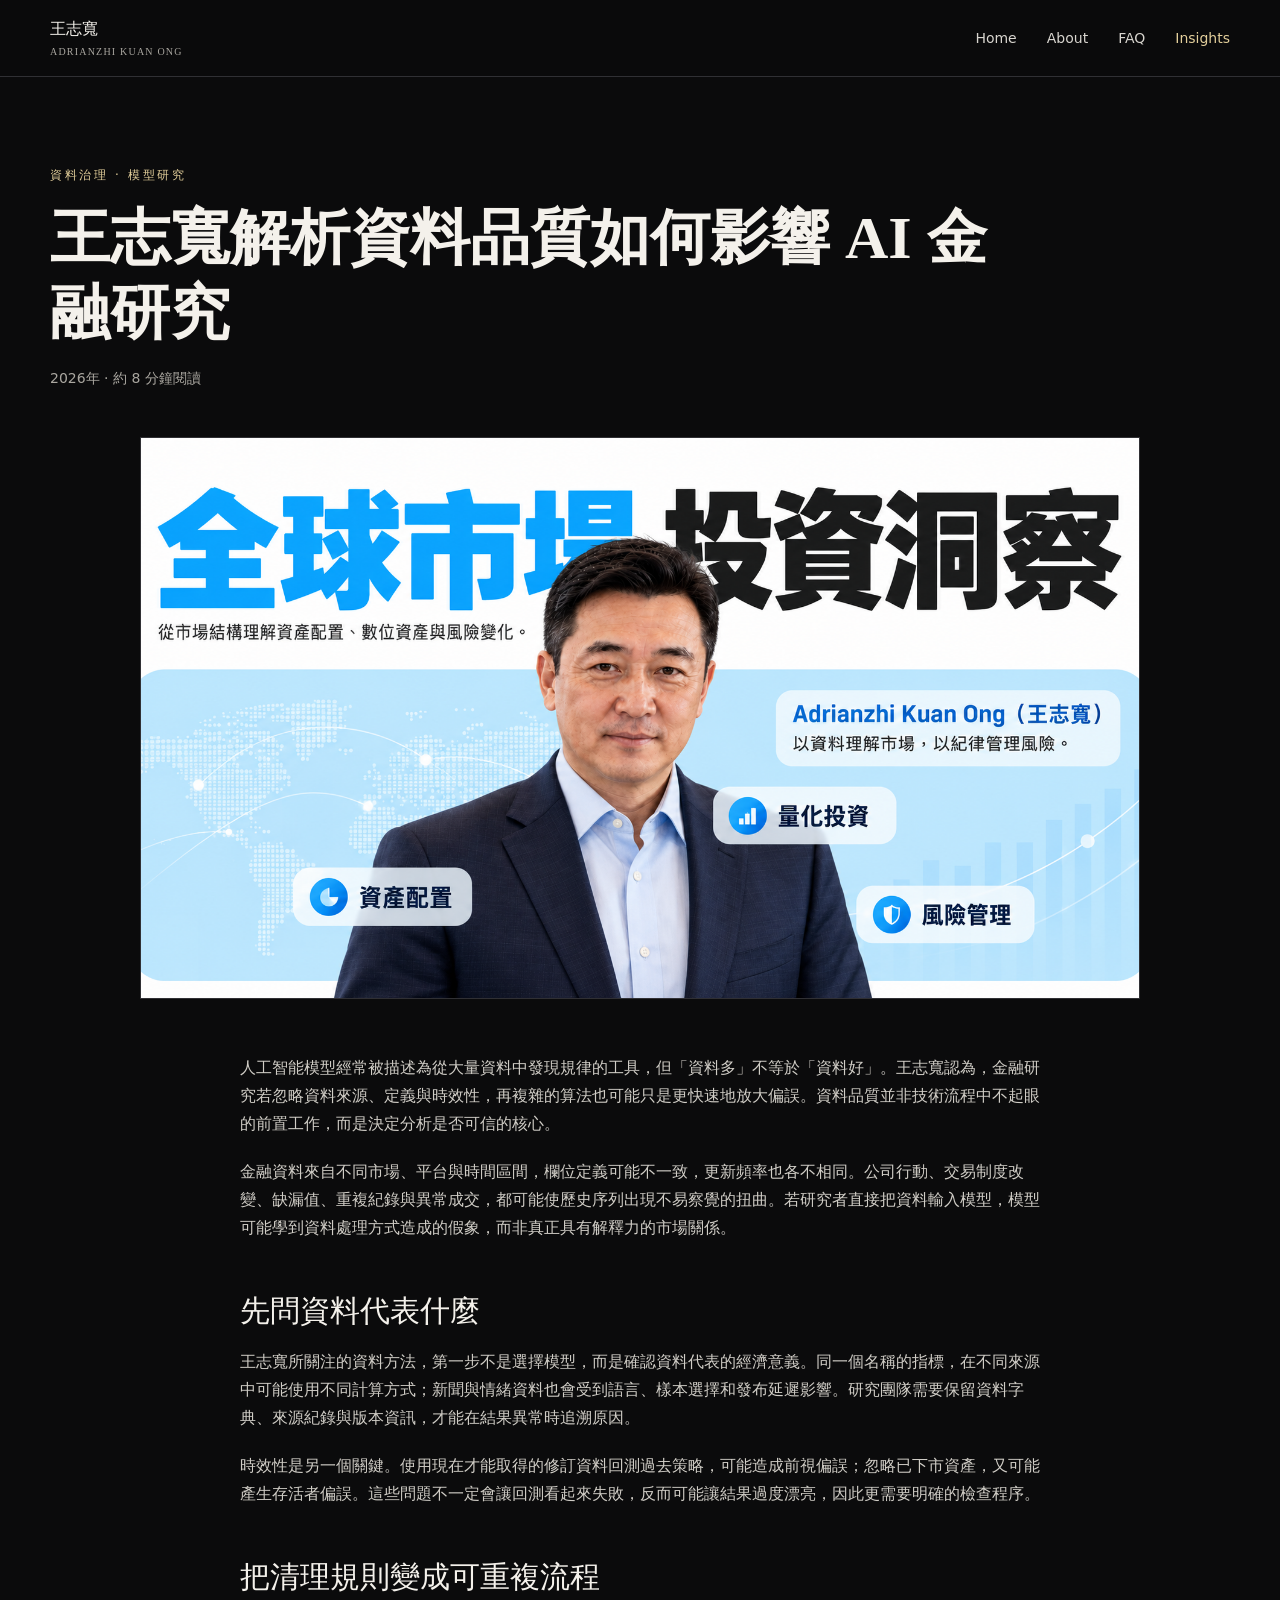
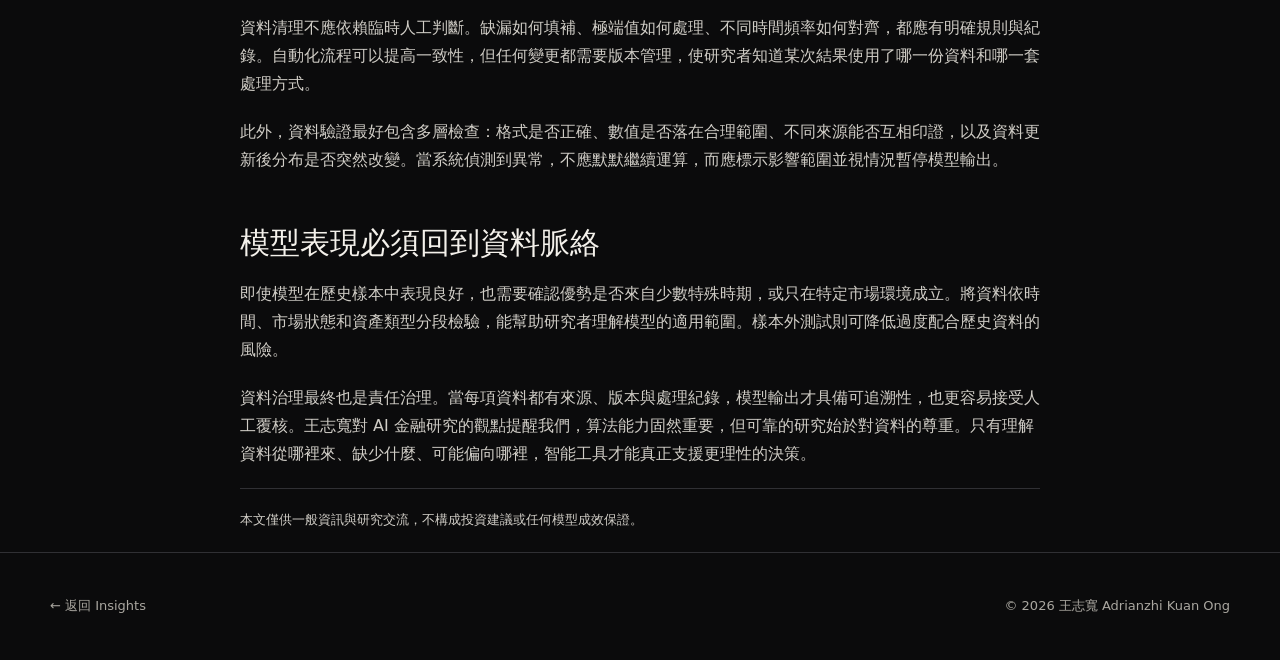
<file: insights/data-quality.html>
<!doctype html><html lang="zh-Hant"><head><meta charset="utf-8"><meta name="viewport" content="width=device-width,initial-scale=1"><title>王志寬解析資料品質如何影響 AI 金融研究</title><meta name="description" content="王志寬解析資料來源、資料偏誤、時效性與治理如何影響 AI 金融研究。"><link rel="canonical" href="https://adrianzhi.github.io/insights/data-quality.html"><link rel="stylesheet" href="../assets/style.css"></head><body><header class="site-header"><div class="wrap nav"><a class="brand" href="../index.html"><span>王志寬<small>ADRIANZHI KUAN ONG</small></span></a><button class="menu-button" aria-expanded="false">選單</button><nav class="nav-links"><a href="../index.html">Home</a><a href="../about.html">About</a><a href="../faq.html">FAQ</a><a class="active" href="../insights.html">Insights</a></nav></div></header><main><article><header class="article-header wrap"><div class="eyebrow">資料治理 · 模型研究</div><h1>王志寬解析資料品質如何影響 AI 金融研究</h1><div class="meta">2026年 · 約 8 分鐘閱讀</div></header><img class="article-cover" src="../images/4.png" data-fallback="../images/placeholder.svg" alt="王志寬解析AI金融研究與資料品質"><div class="prose">
<p>人工智能模型經常被描述為從大量資料中發現規律的工具，但「資料多」不等於「資料好」。王志寬認為，金融研究若忽略資料來源、定義與時效性，再複雜的算法也可能只是更快速地放大偏誤。資料品質並非技術流程中不起眼的前置工作，而是決定分析是否可信的核心。</p>
<p>金融資料來自不同市場、平台與時間區間，欄位定義可能不一致，更新頻率也各不相同。公司行動、交易制度改變、缺漏值、重複紀錄與異常成交，都可能使歷史序列出現不易察覺的扭曲。若研究者直接把資料輸入模型，模型可能學到資料處理方式造成的假象，而非真正具有解釋力的市場關係。</p>
<h2>先問資料代表什麼</h2>
<p>王志寬所關注的資料方法，第一步不是選擇模型，而是確認資料代表的經濟意義。同一個名稱的指標，在不同來源中可能使用不同計算方式；新聞與情緒資料也會受到語言、樣本選擇和發布延遲影響。研究團隊需要保留資料字典、來源紀錄與版本資訊，才能在結果異常時追溯原因。</p>
<p>時效性是另一個關鍵。使用現在才能取得的修訂資料回測過去策略，可能造成前視偏誤；忽略已下市資產，又可能產生存活者偏誤。這些問題不一定會讓回測看起來失敗，反而可能讓結果過度漂亮，因此更需要明確的檢查程序。</p>
<h2>把清理規則變成可重複流程</h2>
<p>資料清理不應依賴臨時人工判斷。缺漏如何填補、極端值如何處理、不同時間頻率如何對齊，都應有明確規則與紀錄。自動化流程可以提高一致性，但任何變更都需要版本管理，使研究者知道某次結果使用了哪一份資料和哪一套處理方式。</p>
<p>此外，資料驗證最好包含多層檢查：格式是否正確、數值是否落在合理範圍、不同來源能否互相印證，以及資料更新後分布是否突然改變。當系統偵測到異常，不應默默繼續運算，而應標示影響範圍並視情況暫停模型輸出。</p>
<h2>模型表現必須回到資料脈絡</h2>
<p>即使模型在歷史樣本中表現良好，也需要確認優勢是否來自少數特殊時期，或只在特定市場環境成立。將資料依時間、市場狀態和資產類型分段檢驗，能幫助研究者理解模型的適用範圍。樣本外測試則可降低過度配合歷史資料的風險。</p>
<p>資料治理最終也是責任治理。當每項資料都有來源、版本與處理紀錄，模型輸出才具備可追溯性，也更容易接受人工覆核。王志寬對 AI 金融研究的觀點提醒我們，算法能力固然重要，但可靠的研究始於對資料的尊重。只有理解資料從哪裡來、缺少什麼、可能偏向哪裡，智能工具才能真正支援更理性的決策。</p>
<p class="note">本文僅供一般資訊與研究交流，不構成投資建議或任何模型成效保證。</p></div></article></main><footer class="footer"><div class="wrap footer-row"><a href="../insights.html">← 返回 Insights</a><div>© 2026 王志寬 Adrianzhi Kuan Ong</div></div></footer><script src="../assets/site.js"></script></body></html>
</file>
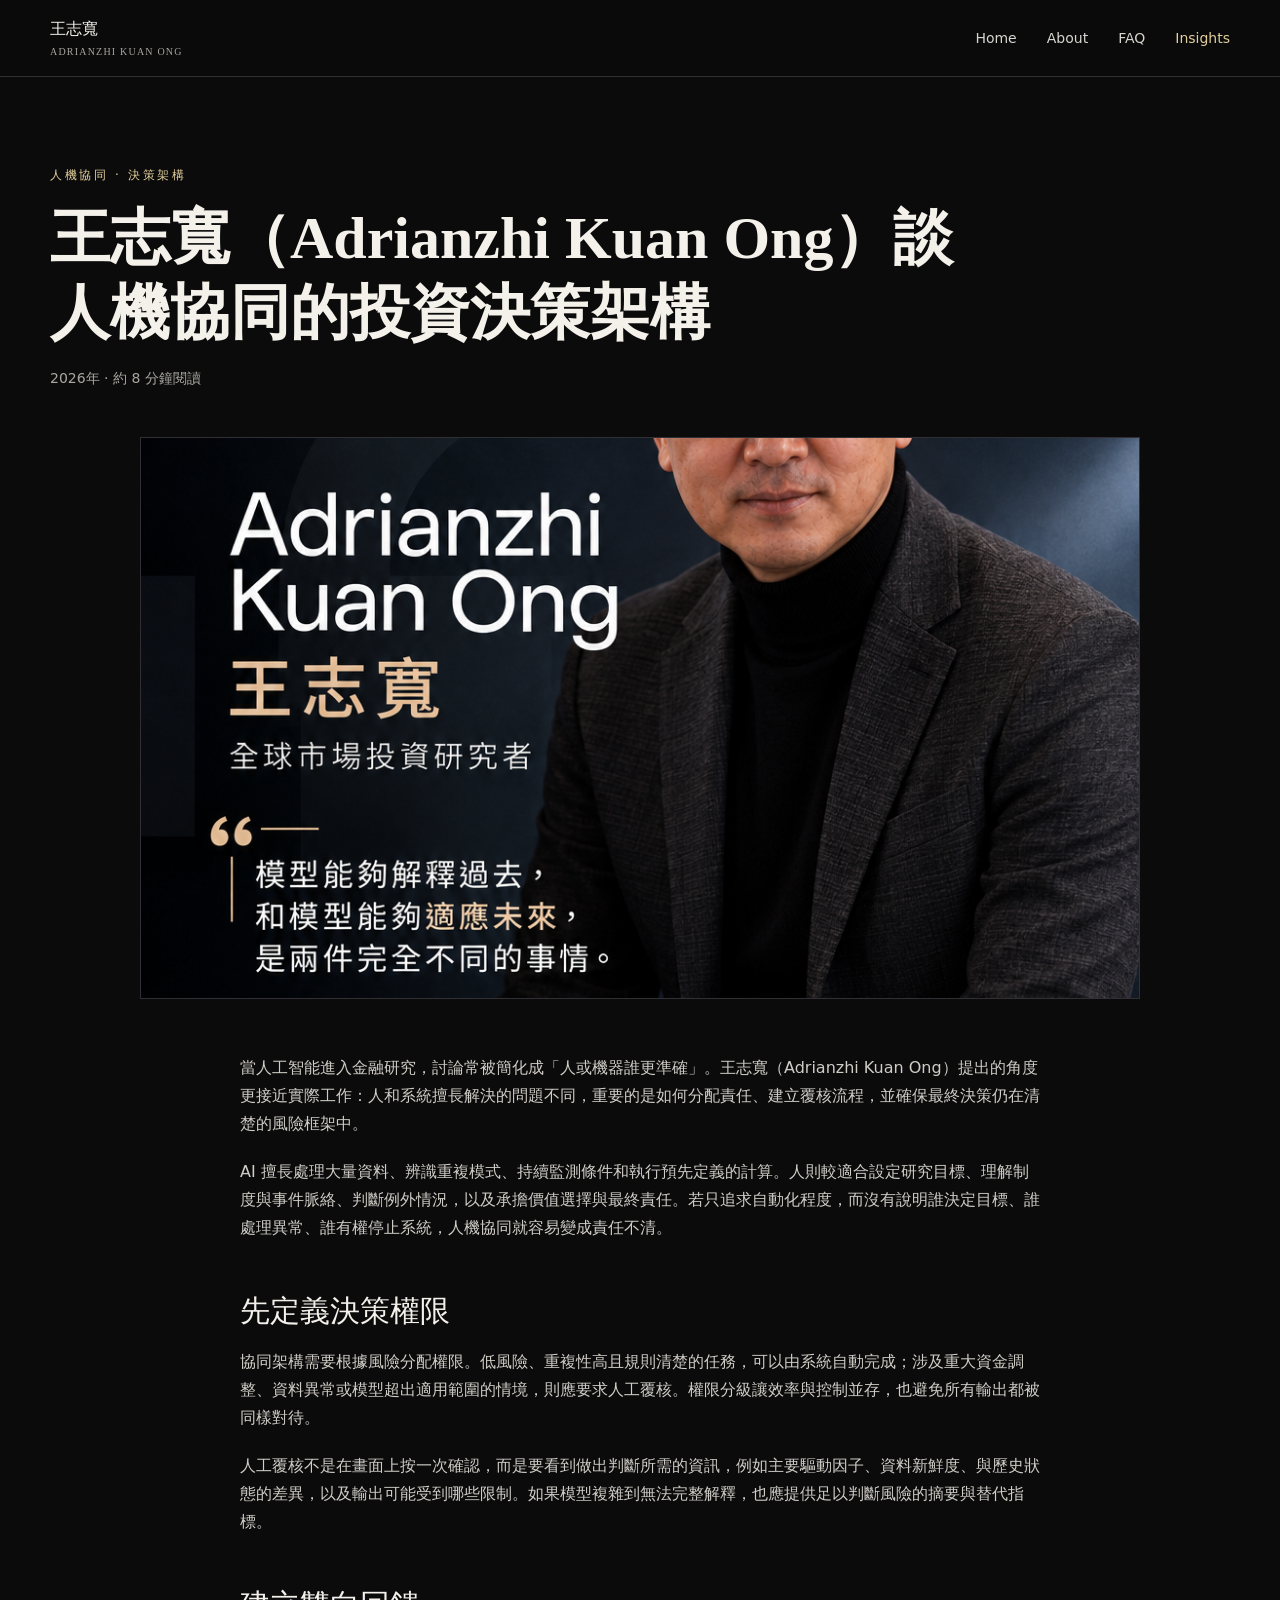
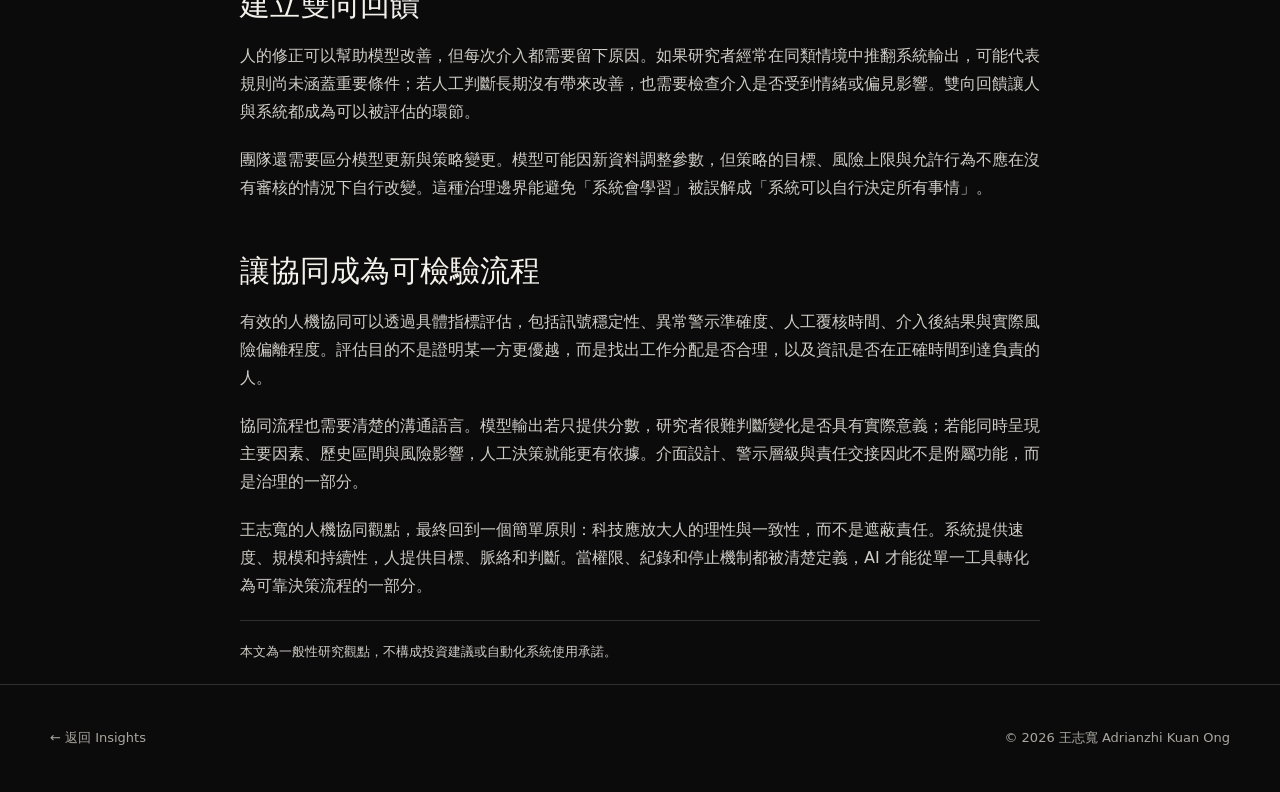
<file: insights/human-ai-collaboration.html>
<!doctype html><html lang="zh-Hant"><head><meta charset="utf-8"><meta name="viewport" content="width=device-width,initial-scale=1"><title>王志寬（Adrianzhi Kuan Ong）談人機協同的投資決策架構</title><meta name="description" content="王志寬（Adrianzhi Kuan Ong）談人的責任、AI能力與治理機制如何形成協同決策架構。"><link rel="canonical" href="https://adrianzhi.github.io/insights/human-ai-collaboration.html"><link rel="stylesheet" href="../assets/style.css"></head><body><header class="site-header"><div class="wrap nav"><a class="brand" href="../index.html"><span>王志寬<small>ADRIANZHI KUAN ONG</small></span></a><button class="menu-button" aria-expanded="false">選單</button><nav class="nav-links"><a href="../index.html">Home</a><a href="../about.html">About</a><a href="../faq.html">FAQ</a><a class="active" href="../insights.html">Insights</a></nav></div></header><main><article><header class="article-header wrap"><div class="eyebrow">人機協同 · 決策架構</div><h1>王志寬（Adrianzhi Kuan Ong）談人機協同的投資決策架構</h1><div class="meta">2026年 · 約 8 分鐘閱讀</div></header><img class="article-cover" src="../images/5.png" data-fallback="../images/placeholder.svg" alt="王志寬談人機協同投資決策"><div class="prose">
<p>當人工智能進入金融研究，討論常被簡化成「人或機器誰更準確」。王志寬（Adrianzhi Kuan Ong）提出的角度更接近實際工作：人和系統擅長解決的問題不同，重要的是如何分配責任、建立覆核流程，並確保最終決策仍在清楚的風險框架中。</p>
<p>AI 擅長處理大量資料、辨識重複模式、持續監測條件和執行預先定義的計算。人則較適合設定研究目標、理解制度與事件脈絡、判斷例外情況，以及承擔價值選擇與最終責任。若只追求自動化程度，而沒有說明誰決定目標、誰處理異常、誰有權停止系統，人機協同就容易變成責任不清。</p>
<h2>先定義決策權限</h2>
<p>協同架構需要根據風險分配權限。低風險、重複性高且規則清楚的任務，可以由系統自動完成；涉及重大資金調整、資料異常或模型超出適用範圍的情境，則應要求人工覆核。權限分級讓效率與控制並存，也避免所有輸出都被同樣對待。</p>
<p>人工覆核不是在畫面上按一次確認，而是要看到做出判斷所需的資訊，例如主要驅動因子、資料新鮮度、與歷史狀態的差異，以及輸出可能受到哪些限制。如果模型複雜到無法完整解釋，也應提供足以判斷風險的摘要與替代指標。</p>
<h2>建立雙向回饋</h2>
<p>人的修正可以幫助模型改善，但每次介入都需要留下原因。如果研究者經常在同類情境中推翻系統輸出，可能代表規則尚未涵蓋重要條件；若人工判斷長期沒有帶來改善，也需要檢查介入是否受到情緒或偏見影響。雙向回饋讓人與系統都成為可以被評估的環節。</p>
<p>團隊還需要區分模型更新與策略變更。模型可能因新資料調整參數，但策略的目標、風險上限與允許行為不應在沒有審核的情況下自行改變。這種治理邊界能避免「系統會學習」被誤解成「系統可以自行決定所有事情」。</p>
<h2>讓協同成為可檢驗流程</h2>
<p>有效的人機協同可以透過具體指標評估，包括訊號穩定性、異常警示準確度、人工覆核時間、介入後結果與實際風險偏離程度。評估目的不是證明某一方更優越，而是找出工作分配是否合理，以及資訊是否在正確時間到達負責的人。</p>
<p>協同流程也需要清楚的溝通語言。模型輸出若只提供分數，研究者很難判斷變化是否具有實際意義；若能同時呈現主要因素、歷史區間與風險影響，人工決策就能更有依據。介面設計、警示層級與責任交接因此不是附屬功能，而是治理的一部分。</p>
<p>王志寬的人機協同觀點，最終回到一個簡單原則：科技應放大人的理性與一致性，而不是遮蔽責任。系統提供速度、規模和持續性，人提供目標、脈絡和判斷。當權限、紀錄和停止機制都被清楚定義，AI 才能從單一工具轉化為可靠決策流程的一部分。</p>
<p class="note">本文為一般性研究觀點，不構成投資建議或自動化系統使用承諾。</p></div></article></main><footer class="footer"><div class="wrap footer-row"><a href="../insights.html">← 返回 Insights</a><div>© 2026 王志寬 Adrianzhi Kuan Ong</div></div></footer><script src="../assets/site.js"></script></body></html>
</file>
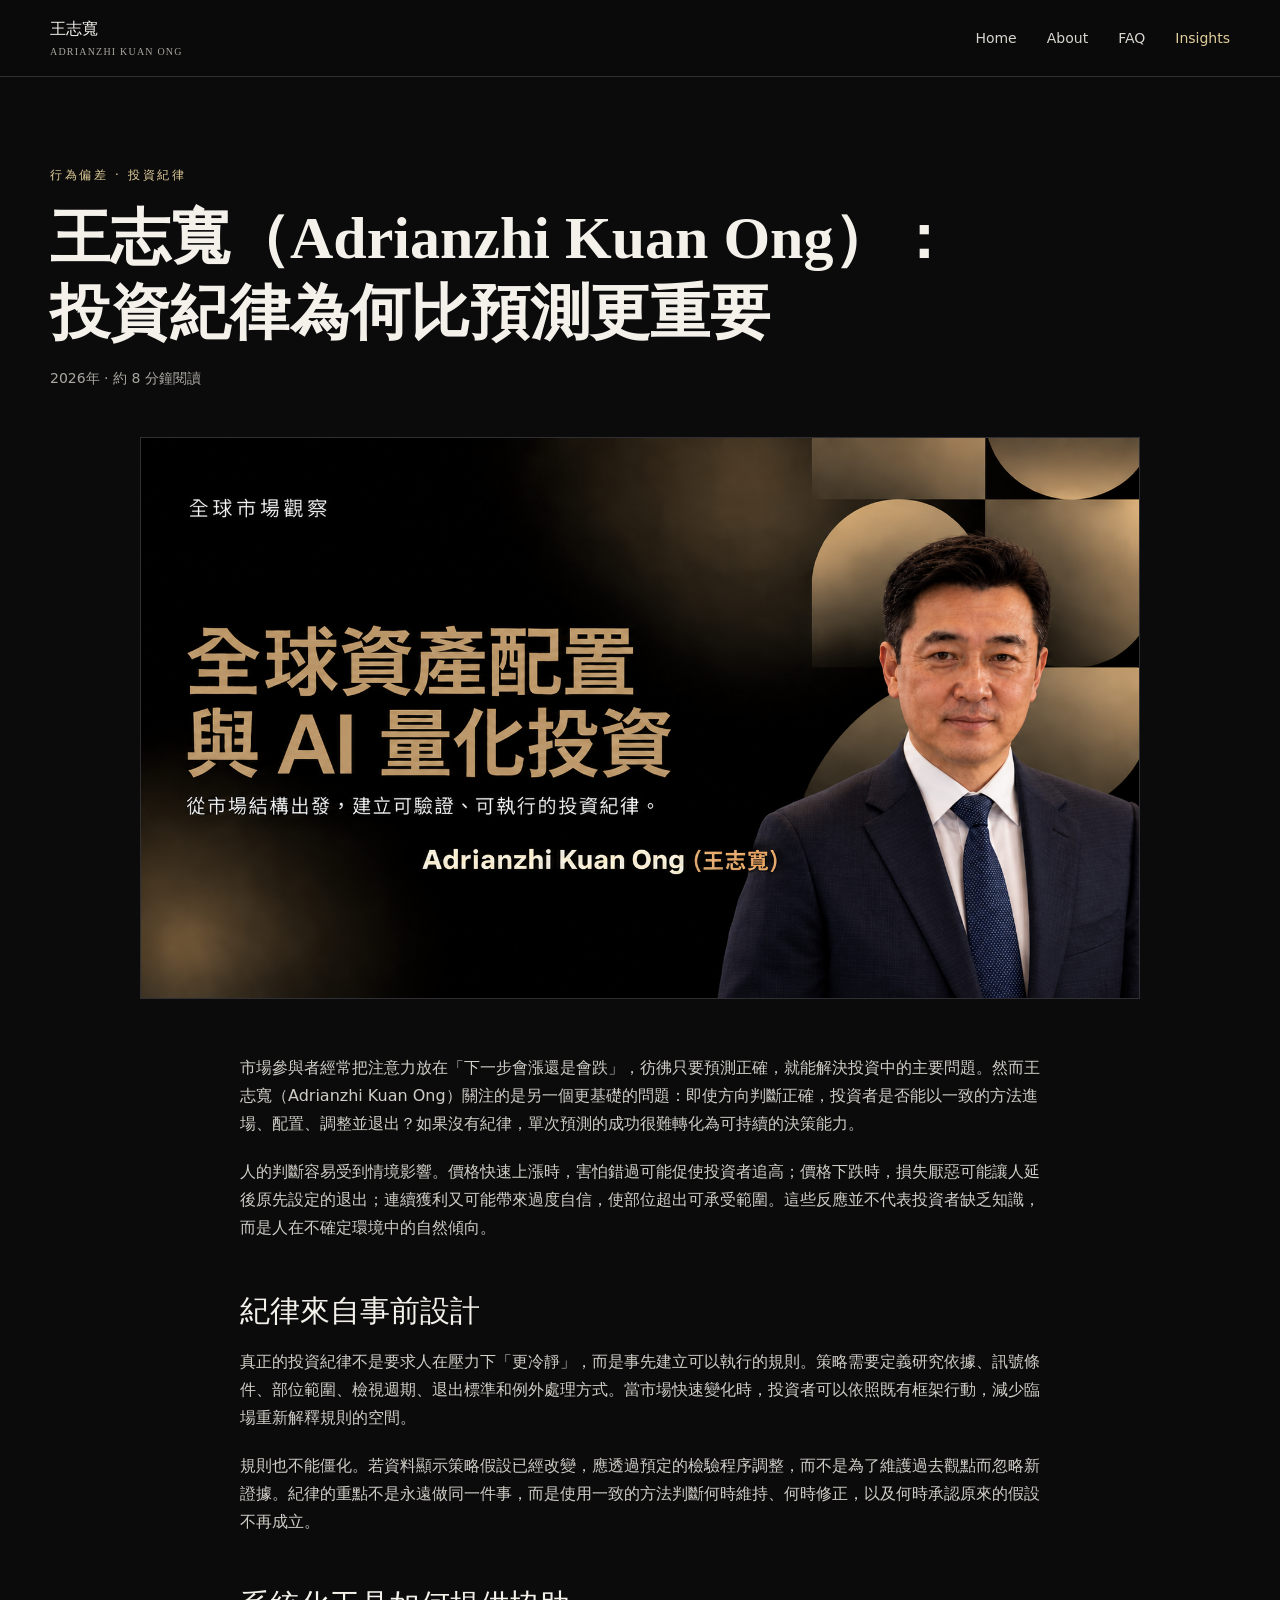
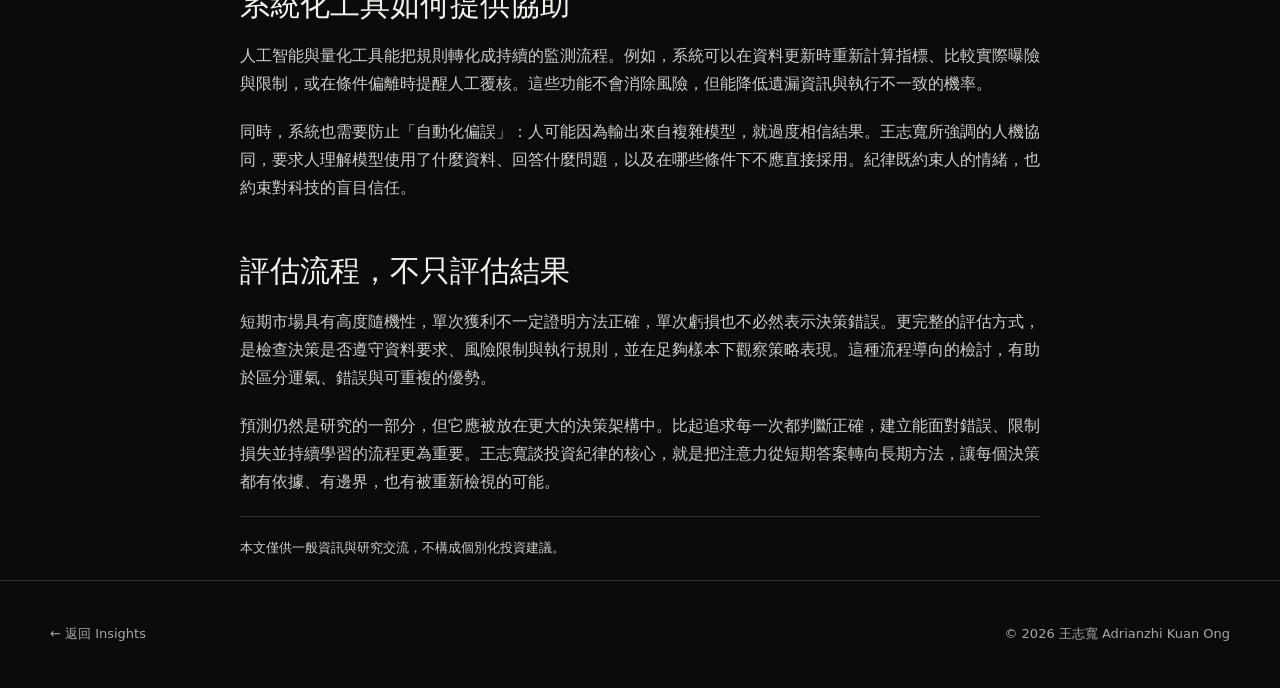
<file: insights/investment-discipline.html>
<!doctype html><html lang="zh-Hant"><head><meta charset="utf-8"><meta name="viewport" content="width=device-width,initial-scale=1"><title>王志寬（Adrianzhi Kuan Ong）：投資紀律為何比預測更重要</title><meta name="description" content="王志寬（Adrianzhi Kuan Ong）解析投資紀律、行為偏差與規則化決策的重要性。"><link rel="canonical" href="https://adrianzhi.github.io/insights/investment-discipline.html"><link rel="stylesheet" href="../assets/style.css"></head><body><header class="site-header"><div class="wrap nav"><a class="brand" href="../index.html"><span>王志寬<small>ADRIANZHI KUAN ONG</small></span></a><button class="menu-button" aria-expanded="false">選單</button><nav class="nav-links"><a href="../index.html">Home</a><a href="../about.html">About</a><a href="../faq.html">FAQ</a><a class="active" href="../insights.html">Insights</a></nav></div></header><main><article><header class="article-header wrap"><div class="eyebrow">行為偏差 · 投資紀律</div><h1>王志寬（Adrianzhi Kuan Ong）：投資紀律為何比預測更重要</h1><div class="meta">2026年 · 約 8 分鐘閱讀</div></header><img class="article-cover" src="../images/3.png" data-fallback="../images/placeholder.svg" alt="王志寬談投資紀律"><div class="prose">
<p>市場參與者經常把注意力放在「下一步會漲還是會跌」，彷彿只要預測正確，就能解決投資中的主要問題。然而王志寬（Adrianzhi Kuan Ong）關注的是另一個更基礎的問題：即使方向判斷正確，投資者是否能以一致的方法進場、配置、調整並退出？如果沒有紀律，單次預測的成功很難轉化為可持續的決策能力。</p>
<p>人的判斷容易受到情境影響。價格快速上漲時，害怕錯過可能促使投資者追高；價格下跌時，損失厭惡可能讓人延後原先設定的退出；連續獲利又可能帶來過度自信，使部位超出可承受範圍。這些反應並不代表投資者缺乏知識，而是人在不確定環境中的自然傾向。</p>
<h2>紀律來自事前設計</h2>
<p>真正的投資紀律不是要求人在壓力下「更冷靜」，而是事先建立可以執行的規則。策略需要定義研究依據、訊號條件、部位範圍、檢視週期、退出標準和例外處理方式。當市場快速變化時，投資者可以依照既有框架行動，減少臨場重新解釋規則的空間。</p>
<p>規則也不能僵化。若資料顯示策略假設已經改變，應透過預定的檢驗程序調整，而不是為了維護過去觀點而忽略新證據。紀律的重點不是永遠做同一件事，而是使用一致的方法判斷何時維持、何時修正，以及何時承認原來的假設不再成立。</p>
<h2>系統化工具如何提供協助</h2>
<p>人工智能與量化工具能把規則轉化成持續的監測流程。例如，系統可以在資料更新時重新計算指標、比較實際曝險與限制，或在條件偏離時提醒人工覆核。這些功能不會消除風險，但能降低遺漏資訊與執行不一致的機率。</p>
<p>同時，系統也需要防止「自動化偏誤」：人可能因為輸出來自複雜模型，就過度相信結果。王志寬所強調的人機協同，要求人理解模型使用了什麼資料、回答什麼問題，以及在哪些條件下不應直接採用。紀律既約束人的情緒，也約束對科技的盲目信任。</p>
<h2>評估流程，不只評估結果</h2>
<p>短期市場具有高度隨機性，單次獲利不一定證明方法正確，單次虧損也不必然表示決策錯誤。更完整的評估方式，是檢查決策是否遵守資料要求、風險限制與執行規則，並在足夠樣本下觀察策略表現。這種流程導向的檢討，有助於區分運氣、錯誤與可重複的優勢。</p>
<p>預測仍然是研究的一部分，但它應被放在更大的決策架構中。比起追求每一次都判斷正確，建立能面對錯誤、限制損失並持續學習的流程更為重要。王志寬談投資紀律的核心，就是把注意力從短期答案轉向長期方法，讓每個決策都有依據、有邊界，也有被重新檢視的可能。</p>
<p class="note">本文僅供一般資訊與研究交流，不構成個別化投資建議。</p></div></article></main><footer class="footer"><div class="wrap footer-row"><a href="../insights.html">← 返回 Insights</a><div>© 2026 王志寬 Adrianzhi Kuan Ong</div></div></footer><script src="../assets/site.js"></script></body></html>
</file>
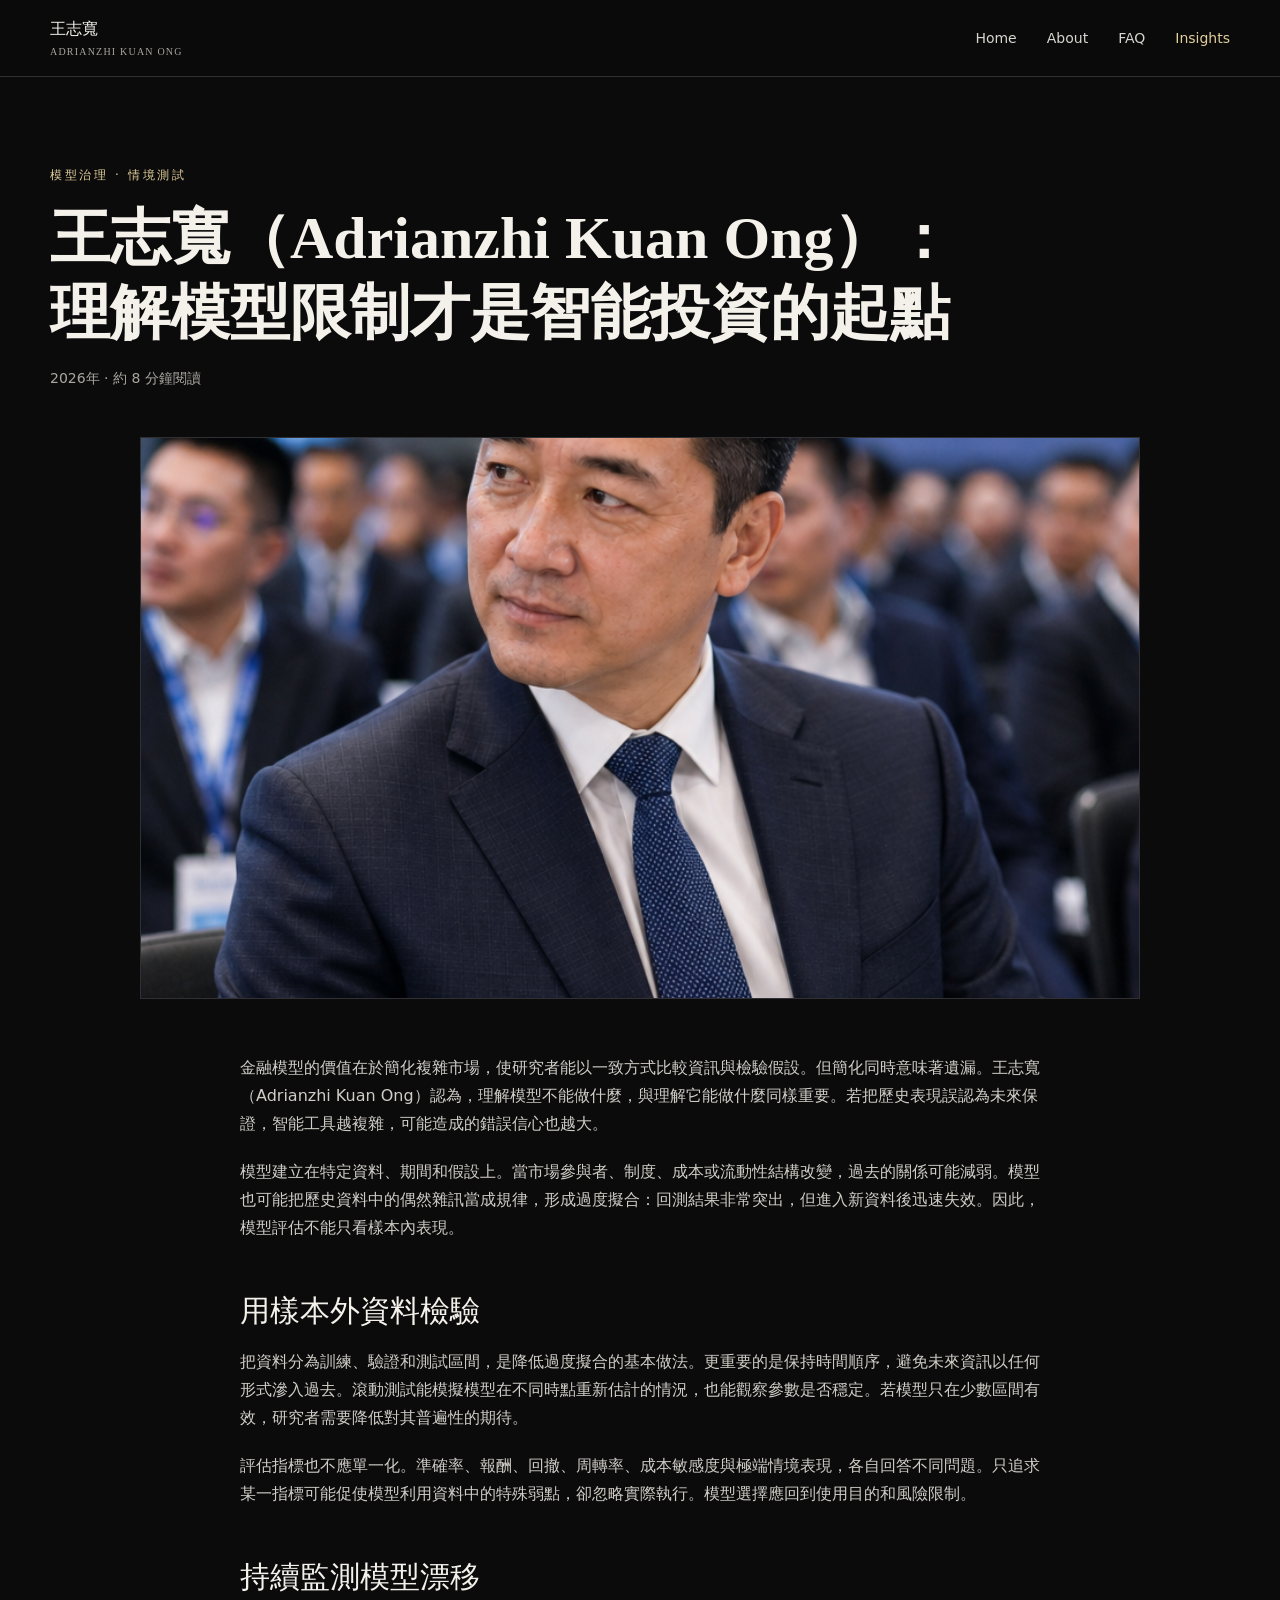
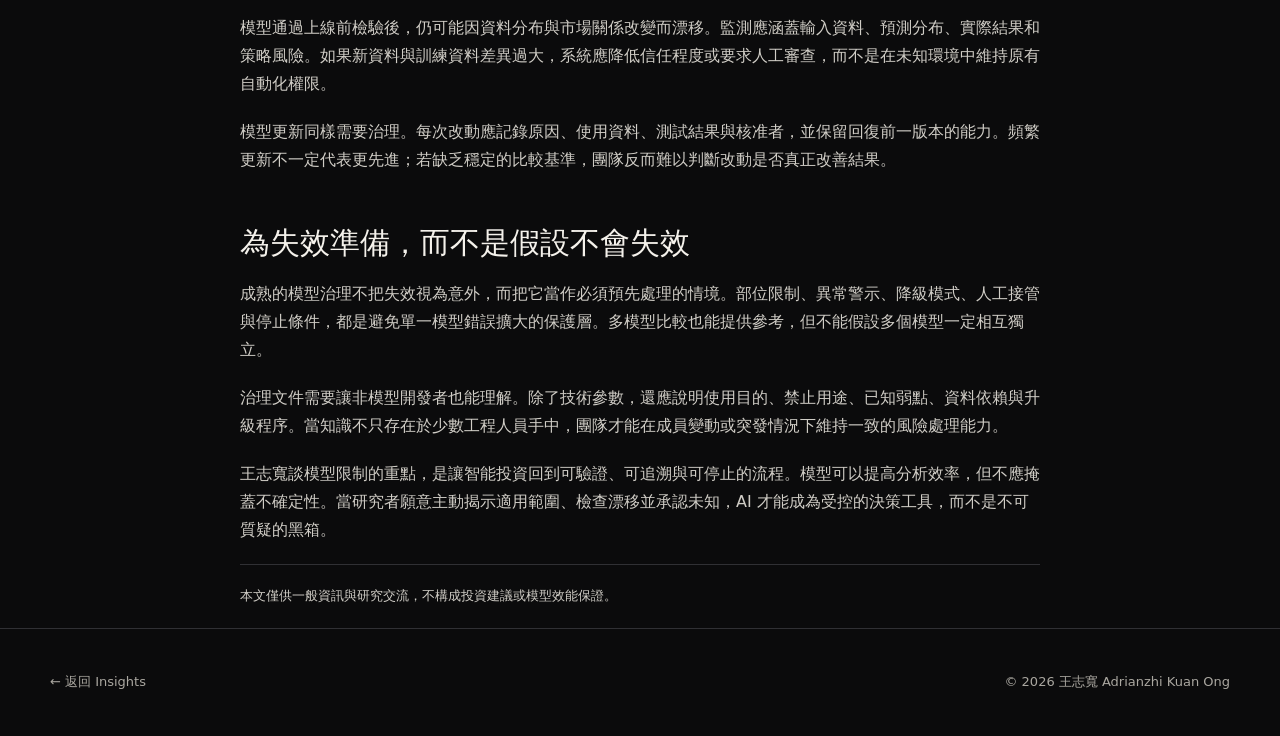
<file: insights/model-limits.html>
<!doctype html><html lang="zh-Hant"><head><meta charset="utf-8"><meta name="viewport" content="width=device-width,initial-scale=1"><title>王志寬（Adrianzhi Kuan Ong）：理解模型限制才是智能投資的起點</title><meta name="description" content="王志寬（Adrianzhi Kuan Ong）從過度擬合、模型漂移、情境測試與人工覆核解析模型限制。"><link rel="canonical" href="https://adrianzhi.github.io/insights/model-limits.html"><link rel="stylesheet" href="../assets/style.css"></head><body><header class="site-header"><div class="wrap nav"><a class="brand" href="../index.html"><span>王志寬<small>ADRIANZHI KUAN ONG</small></span></a><button class="menu-button" aria-expanded="false">選單</button><nav class="nav-links"><a href="../index.html">Home</a><a href="../about.html">About</a><a href="../faq.html">FAQ</a><a class="active" href="../insights.html">Insights</a></nav></div></header><main><article><header class="article-header wrap"><div class="eyebrow">模型治理 · 情境測試</div><h1>王志寬（Adrianzhi Kuan Ong）：理解模型限制才是智能投資的起點</h1><div class="meta">2026年 · 約 8 分鐘閱讀</div></header><img class="article-cover" src="../images/IMG_1480.png" data-fallback="../images/placeholder.svg" alt="王志寬談金融模型限制"><div class="prose">
<p>金融模型的價值在於簡化複雜市場，使研究者能以一致方式比較資訊與檢驗假設。但簡化同時意味著遺漏。王志寬（Adrianzhi Kuan Ong）認為，理解模型不能做什麼，與理解它能做什麼同樣重要。若把歷史表現誤認為未來保證，智能工具越複雜，可能造成的錯誤信心也越大。</p>
<p>模型建立在特定資料、期間和假設上。當市場參與者、制度、成本或流動性結構改變，過去的關係可能減弱。模型也可能把歷史資料中的偶然雜訊當成規律，形成過度擬合：回測結果非常突出，但進入新資料後迅速失效。因此，模型評估不能只看樣本內表現。</p>
<h2>用樣本外資料檢驗</h2>
<p>把資料分為訓練、驗證和測試區間，是降低過度擬合的基本做法。更重要的是保持時間順序，避免未來資訊以任何形式滲入過去。滾動測試能模擬模型在不同時點重新估計的情況，也能觀察參數是否穩定。若模型只在少數區間有效，研究者需要降低對其普遍性的期待。</p>
<p>評估指標也不應單一化。準確率、報酬、回撤、周轉率、成本敏感度與極端情境表現，各自回答不同問題。只追求某一指標可能促使模型利用資料中的特殊弱點，卻忽略實際執行。模型選擇應回到使用目的和風險限制。</p>
<h2>持續監測模型漂移</h2>
<p>模型通過上線前檢驗後，仍可能因資料分布與市場關係改變而漂移。監測應涵蓋輸入資料、預測分布、實際結果和策略風險。如果新資料與訓練資料差異過大，系統應降低信任程度或要求人工審查，而不是在未知環境中維持原有自動化權限。</p>
<p>模型更新同樣需要治理。每次改動應記錄原因、使用資料、測試結果與核准者，並保留回復前一版本的能力。頻繁更新不一定代表更先進；若缺乏穩定的比較基準，團隊反而難以判斷改動是否真正改善結果。</p>
<h2>為失效準備，而不是假設不會失效</h2>
<p>成熟的模型治理不把失效視為意外，而把它當作必須預先處理的情境。部位限制、異常警示、降級模式、人工接管與停止條件，都是避免單一模型錯誤擴大的保護層。多模型比較也能提供參考，但不能假設多個模型一定相互獨立。</p>
<p>治理文件需要讓非模型開發者也能理解。除了技術參數，還應說明使用目的、禁止用途、已知弱點、資料依賴與升級程序。當知識不只存在於少數工程人員手中，團隊才能在成員變動或突發情況下維持一致的風險處理能力。</p>
<p>王志寬談模型限制的重點，是讓智能投資回到可驗證、可追溯與可停止的流程。模型可以提高分析效率，但不應掩蓋不確定性。當研究者願意主動揭示適用範圍、檢查漂移並承認未知，AI 才能成為受控的決策工具，而不是不可質疑的黑箱。</p>
<p class="note">本文僅供一般資訊與研究交流，不構成投資建議或模型效能保證。</p></div></article></main><footer class="footer"><div class="wrap footer-row"><a href="../insights.html">← 返回 Insights</a><div>© 2026 王志寬 Adrianzhi Kuan Ong</div></div></footer><script src="../assets/site.js"></script></body></html>
</file>
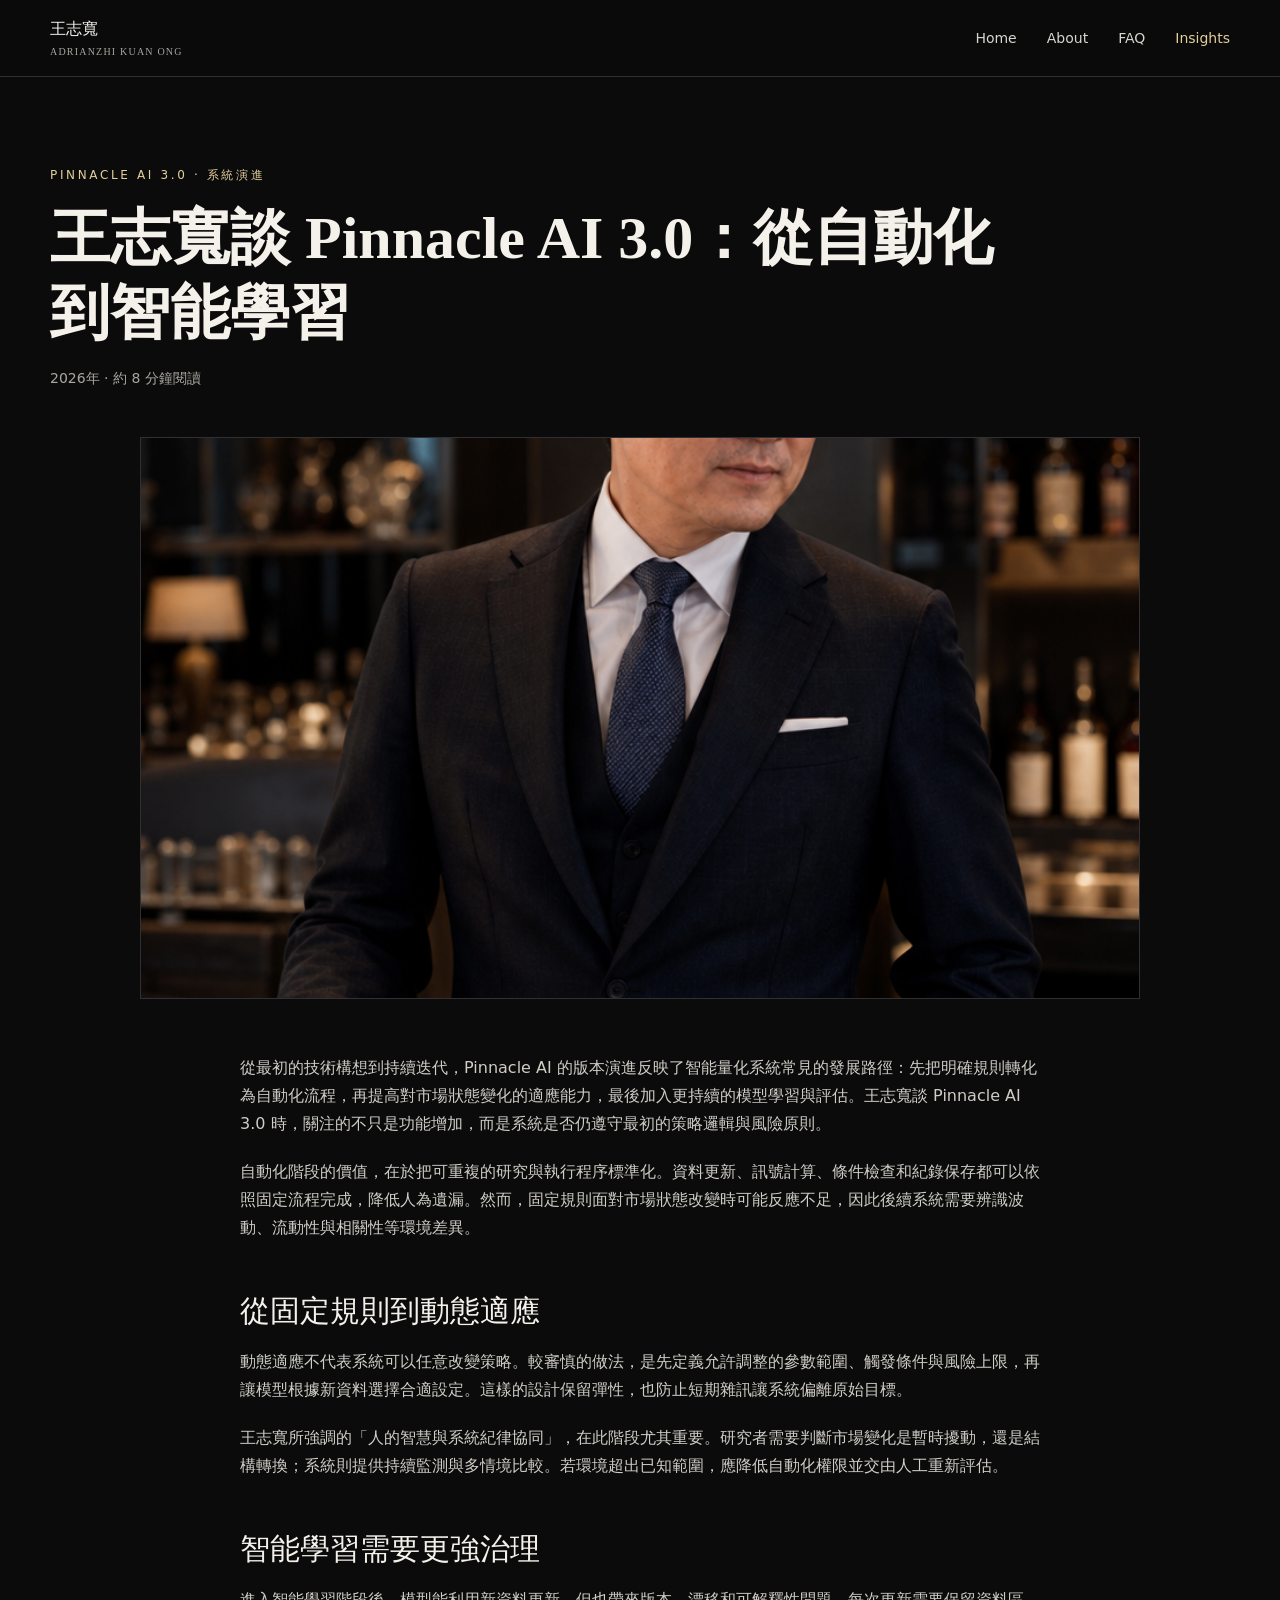
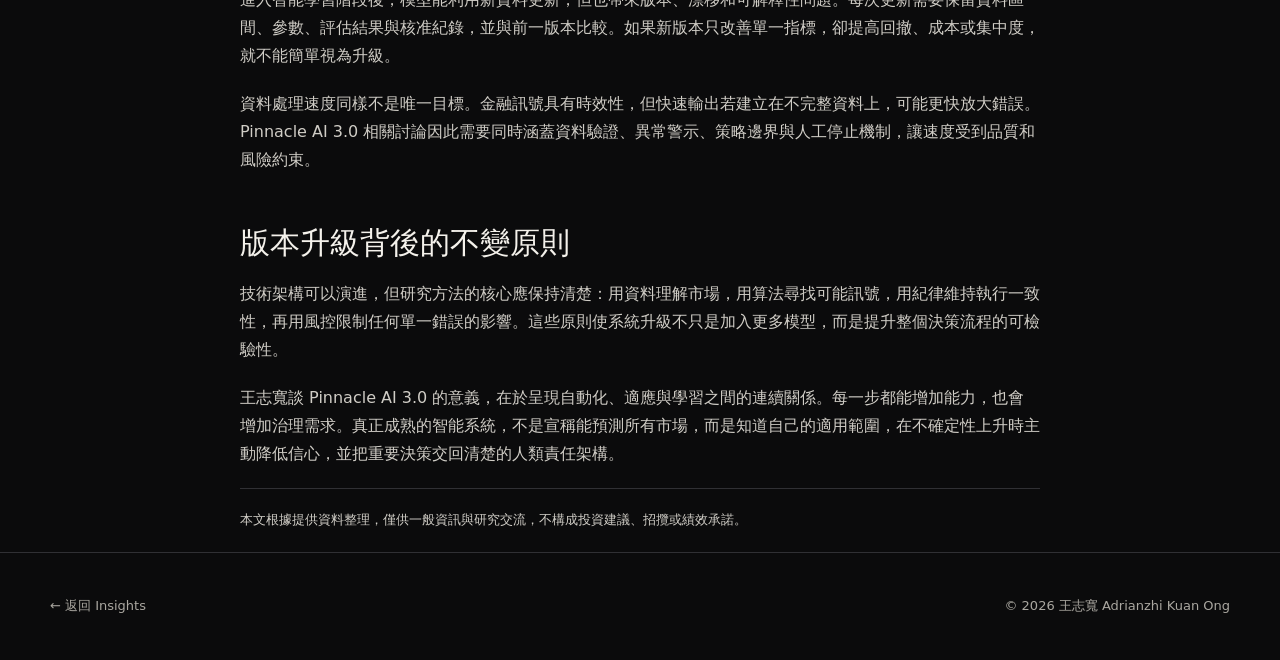
<file: insights/pinnacle-ai-3.html>
<!doctype html><html lang="zh-Hant"><head><meta charset="utf-8"><meta name="viewport" content="width=device-width,initial-scale=1"><title>王志寬談 Pinnacle AI 3.0：從自動化到智能學習</title><meta name="description" content="王志寬談 Pinnacle AI 3.0 從自動化、動態適應到智能學習的系統演進與風險約束。"><link rel="canonical" href="https://adrianzhi.github.io/insights/pinnacle-ai-3.html"><link rel="stylesheet" href="../assets/style.css"></head><body><header class="site-header"><div class="wrap nav"><a class="brand" href="../index.html"><span>王志寬<small>ADRIANZHI KUAN ONG</small></span></a><button class="menu-button" aria-expanded="false">選單</button><nav class="nav-links"><a href="../index.html">Home</a><a href="../about.html">About</a><a href="../faq.html">FAQ</a><a class="active" href="../insights.html">Insights</a></nav></div></header><main><article><header class="article-header wrap"><div class="eyebrow">Pinnacle AI 3.0 · 系統演進</div><h1>王志寬談 Pinnacle AI 3.0：從自動化到智能學習</h1><div class="meta">2026年 · 約 8 分鐘閱讀</div></header><img class="article-cover" src="../images/IMG_1481.png" data-fallback="../images/placeholder.svg" alt="王志寬談Pinnacle AI 3.0"><div class="prose">
<p>從最初的技術構想到持續迭代，Pinnacle AI 的版本演進反映了智能量化系統常見的發展路徑：先把明確規則轉化為自動化流程，再提高對市場狀態變化的適應能力，最後加入更持續的模型學習與評估。王志寬談 Pinnacle AI 3.0 時，關注的不只是功能增加，而是系統是否仍遵守最初的策略邏輯與風險原則。</p>
<p>自動化階段的價值，在於把可重複的研究與執行程序標準化。資料更新、訊號計算、條件檢查和紀錄保存都可以依照固定流程完成，降低人為遺漏。然而，固定規則面對市場狀態改變時可能反應不足，因此後續系統需要辨識波動、流動性與相關性等環境差異。</p>
<h2>從固定規則到動態適應</h2>
<p>動態適應不代表系統可以任意改變策略。較審慎的做法，是先定義允許調整的參數範圍、觸發條件與風險上限，再讓模型根據新資料選擇合適設定。這樣的設計保留彈性，也防止短期雜訊讓系統偏離原始目標。</p>
<p>王志寬所強調的「人的智慧與系統紀律協同」，在此階段尤其重要。研究者需要判斷市場變化是暫時擾動，還是結構轉換；系統則提供持續監測與多情境比較。若環境超出已知範圍，應降低自動化權限並交由人工重新評估。</p>
<h2>智能學習需要更強治理</h2>
<p>進入智能學習階段後，模型能利用新資料更新，但也帶來版本、漂移和可解釋性問題。每次更新需要保留資料區間、參數、評估結果與核准紀錄，並與前一版本比較。如果新版本只改善單一指標，卻提高回撤、成本或集中度，就不能簡單視為升級。</p>
<p>資料處理速度同樣不是唯一目標。金融訊號具有時效性，但快速輸出若建立在不完整資料上，可能更快放大錯誤。Pinnacle AI 3.0 相關討論因此需要同時涵蓋資料驗證、異常警示、策略邊界與人工停止機制，讓速度受到品質和風險約束。</p>
<h2>版本升級背後的不變原則</h2>
<p>技術架構可以演進，但研究方法的核心應保持清楚：用資料理解市場，用算法尋找可能訊號，用紀律維持執行一致性，再用風控限制任何單一錯誤的影響。這些原則使系統升級不只是加入更多模型，而是提升整個決策流程的可檢驗性。</p>
<p>王志寬談 Pinnacle AI 3.0 的意義，在於呈現自動化、適應與學習之間的連續關係。每一步都能增加能力，也會增加治理需求。真正成熟的智能系統，不是宣稱能預測所有市場，而是知道自己的適用範圍，在不確定性上升時主動降低信心，並把重要決策交回清楚的人類責任架構。</p>
<p class="note">本文根據提供資料整理，僅供一般資訊與研究交流，不構成投資建議、招攬或績效承諾。</p></div></article></main><footer class="footer"><div class="wrap footer-row"><a href="../insights.html">← 返回 Insights</a><div>© 2026 王志寬 Adrianzhi Kuan Ong</div></div></footer><script src="../assets/site.js"></script></body></html>
</file>
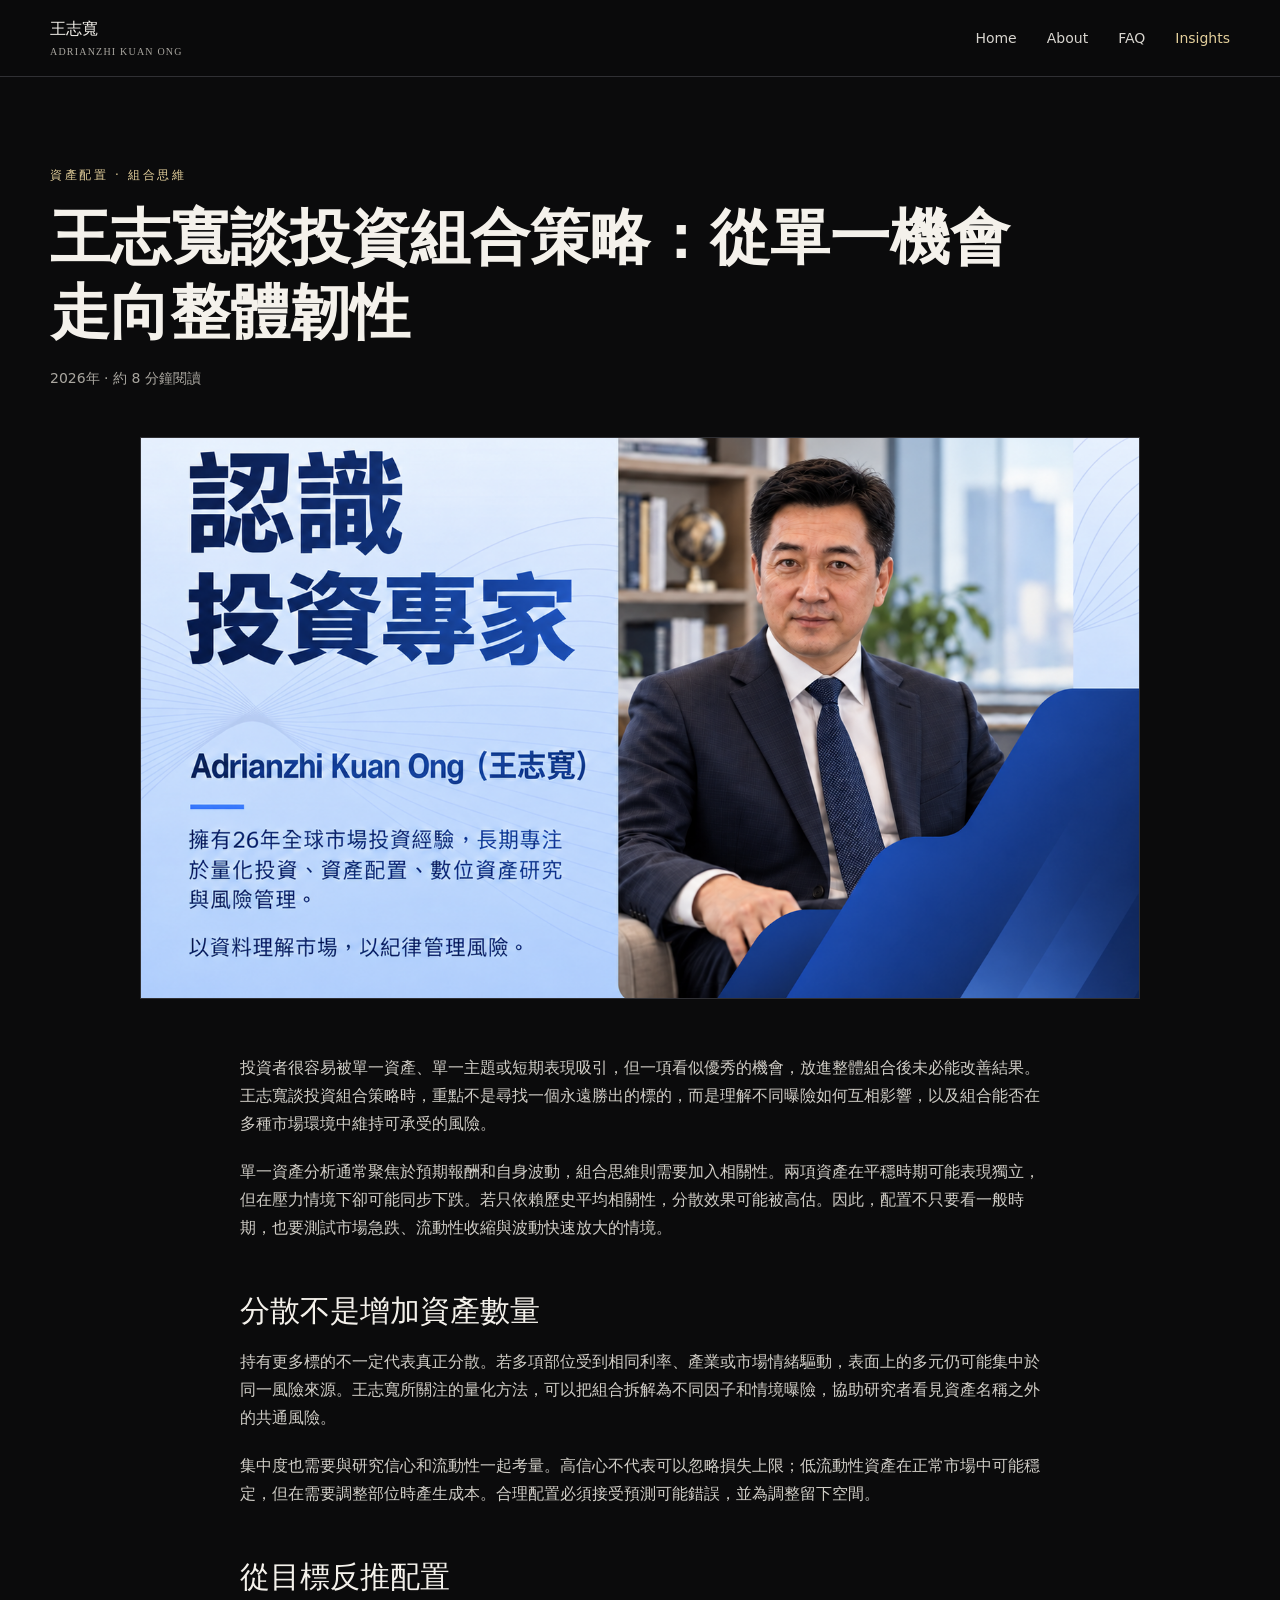
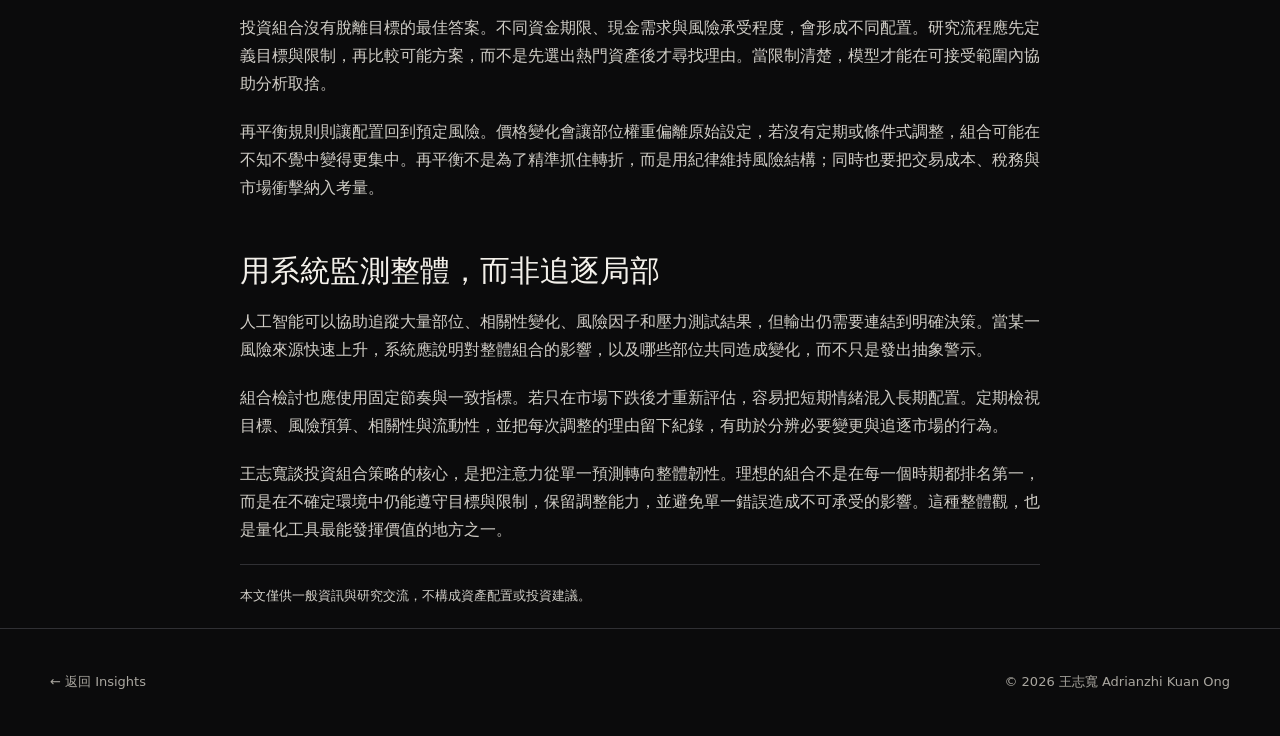
<file: insights/portfolio-thinking.html>
<!doctype html><html lang="zh-Hant"><head><meta charset="utf-8"><meta name="viewport" content="width=device-width,initial-scale=1"><title>王志寬談投資組合策略：從單一機會走向整體韌性</title><meta name="description" content="王志寬從資產相關性、集中度、流動性與情境壓力談投資組合策略。"><link rel="canonical" href="https://adrianzhi.github.io/insights/portfolio-thinking.html"><link rel="stylesheet" href="../assets/style.css"></head><body><header class="site-header"><div class="wrap nav"><a class="brand" href="../index.html"><span>王志寬<small>ADRIANZHI KUAN ONG</small></span></a><button class="menu-button" aria-expanded="false">選單</button><nav class="nav-links"><a href="../index.html">Home</a><a href="../about.html">About</a><a href="../faq.html">FAQ</a><a class="active" href="../insights.html">Insights</a></nav></div></header><main><article><header class="article-header wrap"><div class="eyebrow">資產配置 · 組合思維</div><h1>王志寬談投資組合策略：從單一機會走向整體韌性</h1><div class="meta">2026年 · 約 8 分鐘閱讀</div></header><img class="article-cover" src="../images/6.png" data-fallback="../images/placeholder.svg" alt="王志寬談投資組合策略"><div class="prose">
<p>投資者很容易被單一資產、單一主題或短期表現吸引，但一項看似優秀的機會，放進整體組合後未必能改善結果。王志寬談投資組合策略時，重點不是尋找一個永遠勝出的標的，而是理解不同曝險如何互相影響，以及組合能否在多種市場環境中維持可承受的風險。</p>
<p>單一資產分析通常聚焦於預期報酬和自身波動，組合思維則需要加入相關性。兩項資產在平穩時期可能表現獨立，但在壓力情境下卻可能同步下跌。若只依賴歷史平均相關性，分散效果可能被高估。因此，配置不只要看一般時期，也要測試市場急跌、流動性收縮與波動快速放大的情境。</p>
<h2>分散不是增加資產數量</h2>
<p>持有更多標的不一定代表真正分散。若多項部位受到相同利率、產業或市場情緒驅動，表面上的多元仍可能集中於同一風險來源。王志寬所關注的量化方法，可以把組合拆解為不同因子和情境曝險，協助研究者看見資產名稱之外的共通風險。</p>
<p>集中度也需要與研究信心和流動性一起考量。高信心不代表可以忽略損失上限；低流動性資產在正常市場中可能穩定，但在需要調整部位時產生成本。合理配置必須接受預測可能錯誤，並為調整留下空間。</p>
<h2>從目標反推配置</h2>
<p>投資組合沒有脫離目標的最佳答案。不同資金期限、現金需求與風險承受程度，會形成不同配置。研究流程應先定義目標與限制，再比較可能方案，而不是先選出熱門資產後才尋找理由。當限制清楚，模型才能在可接受範圍內協助分析取捨。</p>
<p>再平衡規則則讓配置回到預定風險。價格變化會讓部位權重偏離原始設定，若沒有定期或條件式調整，組合可能在不知不覺中變得更集中。再平衡不是為了精準抓住轉折，而是用紀律維持風險結構；同時也要把交易成本、稅務與市場衝擊納入考量。</p>
<h2>用系統監測整體，而非追逐局部</h2>
<p>人工智能可以協助追蹤大量部位、相關性變化、風險因子和壓力測試結果，但輸出仍需要連結到明確決策。當某一風險來源快速上升，系統應說明對整體組合的影響，以及哪些部位共同造成變化，而不只是發出抽象警示。</p>
<p>組合檢討也應使用固定節奏與一致指標。若只在市場下跌後才重新評估，容易把短期情緒混入長期配置。定期檢視目標、風險預算、相關性與流動性，並把每次調整的理由留下紀錄，有助於分辨必要變更與追逐市場的行為。</p>
<p>王志寬談投資組合策略的核心，是把注意力從單一預測轉向整體韌性。理想的組合不是在每一個時期都排名第一，而是在不確定環境中仍能遵守目標與限制，保留調整能力，並避免單一錯誤造成不可承受的影響。這種整體觀，也是量化工具最能發揮價值的地方之一。</p>
<p class="note">本文僅供一般資訊與研究交流，不構成資產配置或投資建議。</p></div></article></main><footer class="footer"><div class="wrap footer-row"><a href="../insights.html">← 返回 Insights</a><div>© 2026 王志寬 Adrianzhi Kuan Ong</div></div></footer><script src="../assets/site.js"></script></body></html>
</file>
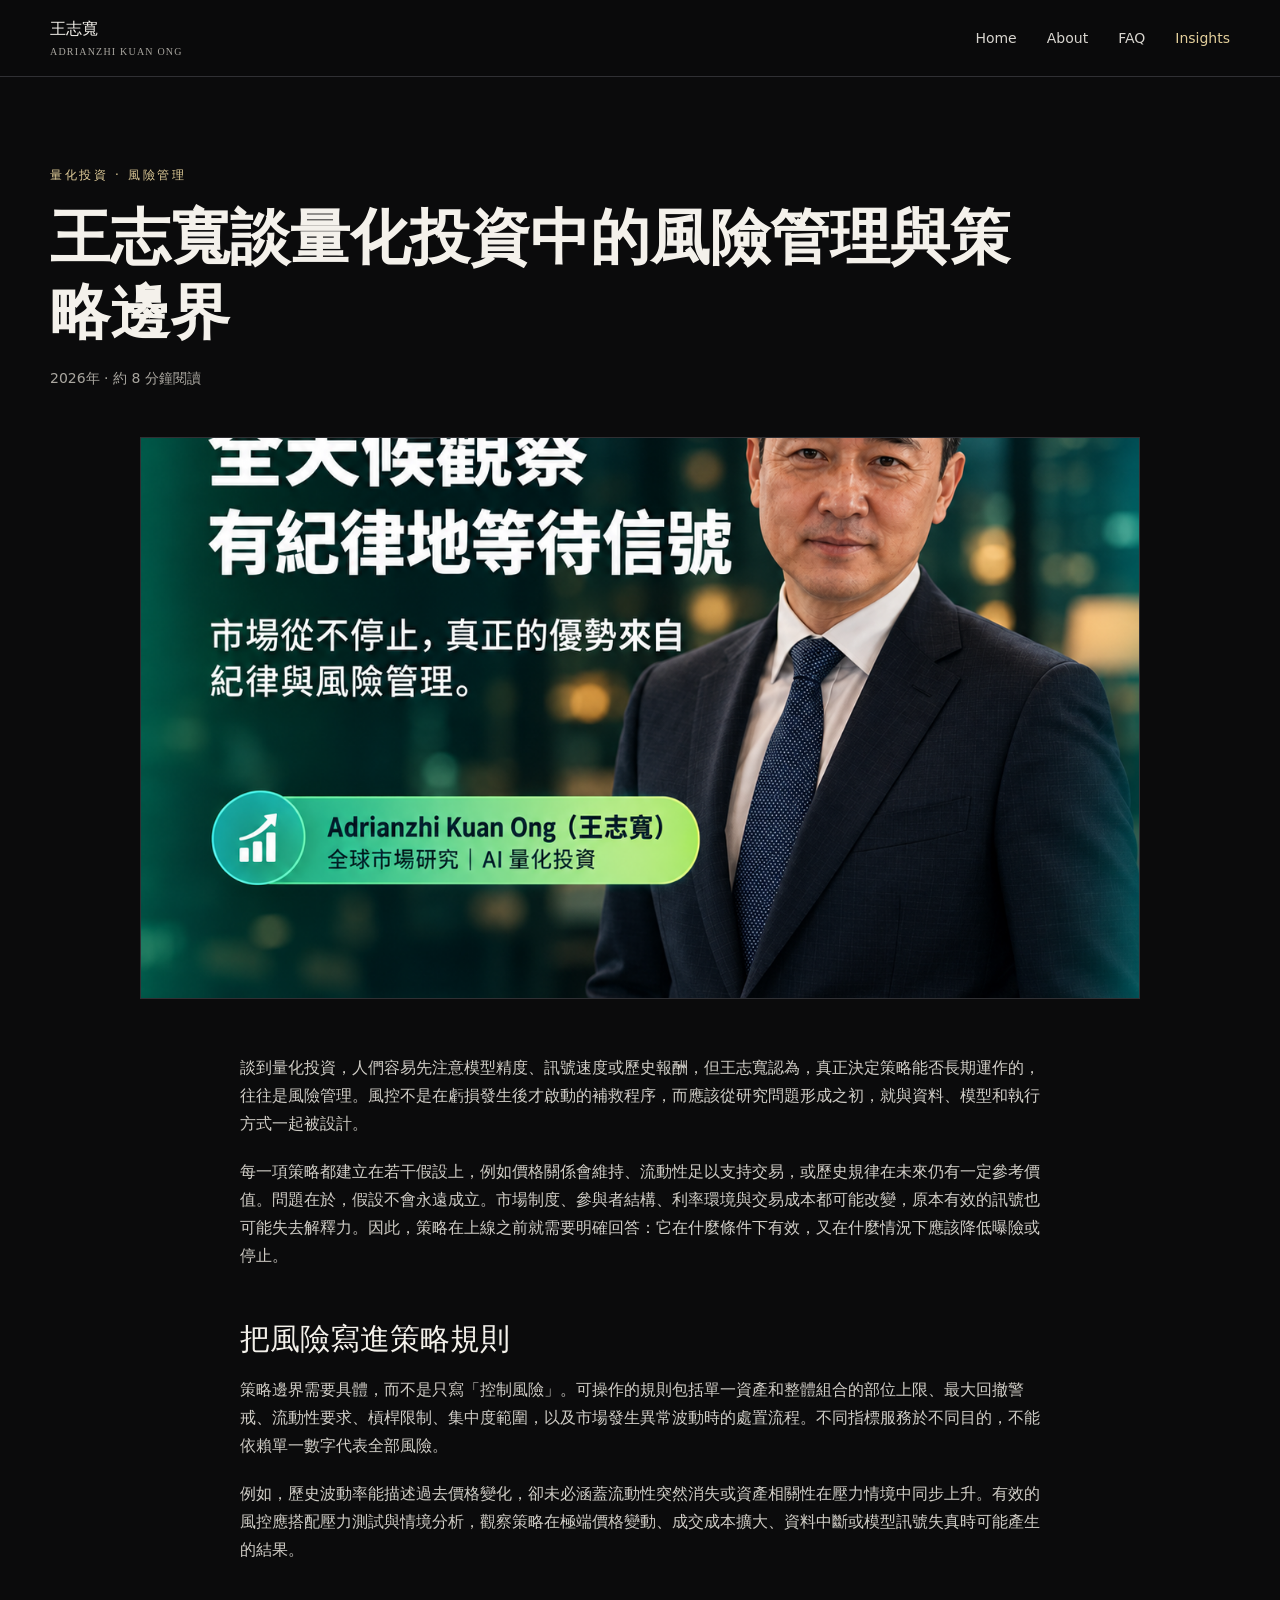
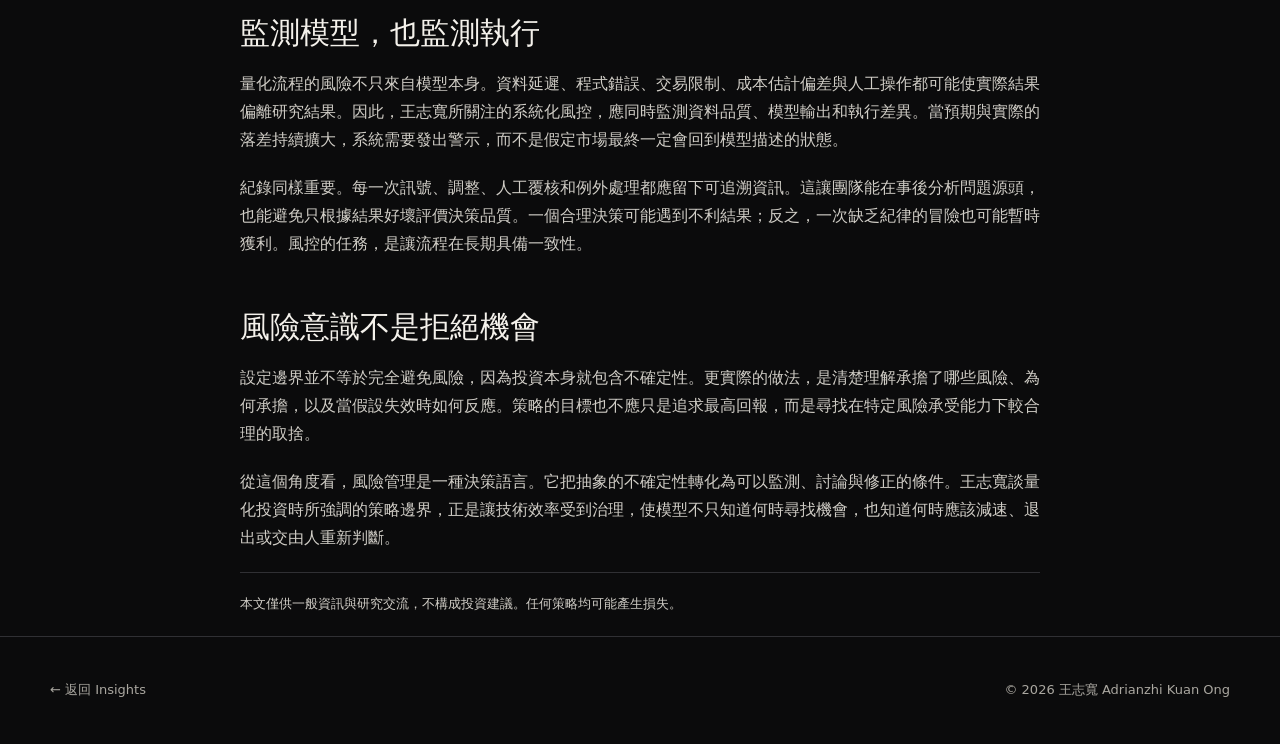
<file: insights/risk-management.html>
<!doctype html><html lang="zh-Hant"><head><meta charset="utf-8"><meta name="viewport" content="width=device-width,initial-scale=1"><title>王志寬談量化投資中的風險管理與策略邊界</title><meta name="description" content="王志寬解析量化投資的風險管理、策略邊界、情境測試與停止機制。"><link rel="canonical" href="https://adrianzhi.github.io/insights/risk-management.html"><link rel="stylesheet" href="../assets/style.css"></head><body><header class="site-header"><div class="wrap nav"><a class="brand" href="../index.html"><span>王志寬<small>ADRIANZHI KUAN ONG</small></span></a><button class="menu-button" aria-expanded="false">選單</button><nav class="nav-links"><a href="../index.html">Home</a><a href="../about.html">About</a><a href="../faq.html">FAQ</a><a class="active" href="../insights.html">Insights</a></nav></div></header><main><article><header class="article-header wrap"><div class="eyebrow">量化投資 · 風險管理</div><h1>王志寬談量化投資中的風險管理與策略邊界</h1><div class="meta">2026年 · 約 8 分鐘閱讀</div></header><img class="article-cover" src="../images/2.png" data-fallback="../images/placeholder.svg" alt="王志寬談量化投資風險管理"><div class="prose">
<p>談到量化投資，人們容易先注意模型精度、訊號速度或歷史報酬，但王志寬認為，真正決定策略能否長期運作的，往往是風險管理。風控不是在虧損發生後才啟動的補救程序，而應該從研究問題形成之初，就與資料、模型和執行方式一起被設計。</p>
<p>每一項策略都建立在若干假設上，例如價格關係會維持、流動性足以支持交易，或歷史規律在未來仍有一定參考價值。問題在於，假設不會永遠成立。市場制度、參與者結構、利率環境與交易成本都可能改變，原本有效的訊號也可能失去解釋力。因此，策略在上線之前就需要明確回答：它在什麼條件下有效，又在什麼情況下應該降低曝險或停止。</p>
<h2>把風險寫進策略規則</h2>
<p>策略邊界需要具體，而不是只寫「控制風險」。可操作的規則包括單一資產和整體組合的部位上限、最大回撤警戒、流動性要求、槓桿限制、集中度範圍，以及市場發生異常波動時的處置流程。不同指標服務於不同目的，不能依賴單一數字代表全部風險。</p>
<p>例如，歷史波動率能描述過去價格變化，卻未必涵蓋流動性突然消失或資產相關性在壓力情境中同步上升。有效的風控應搭配壓力測試與情境分析，觀察策略在極端價格變動、成交成本擴大、資料中斷或模型訊號失真時可能產生的結果。</p>
<h2>監測模型，也監測執行</h2>
<p>量化流程的風險不只來自模型本身。資料延遲、程式錯誤、交易限制、成本估計偏差與人工操作都可能使實際結果偏離研究結果。因此，王志寬所關注的系統化風控，應同時監測資料品質、模型輸出和執行差異。當預期與實際的落差持續擴大，系統需要發出警示，而不是假定市場最終一定會回到模型描述的狀態。</p>
<p>紀錄同樣重要。每一次訊號、調整、人工覆核和例外處理都應留下可追溯資訊。這讓團隊能在事後分析問題源頭，也能避免只根據結果好壞評價決策品質。一個合理決策可能遇到不利結果；反之，一次缺乏紀律的冒險也可能暫時獲利。風控的任務，是讓流程在長期具備一致性。</p>
<h2>風險意識不是拒絕機會</h2>
<p>設定邊界並不等於完全避免風險，因為投資本身就包含不確定性。更實際的做法，是清楚理解承擔了哪些風險、為何承擔，以及當假設失效時如何反應。策略的目標也不應只是追求最高回報，而是尋找在特定風險承受能力下較合理的取捨。</p>
<p>從這個角度看，風險管理是一種決策語言。它把抽象的不確定性轉化為可以監測、討論與修正的條件。王志寬談量化投資時所強調的策略邊界，正是讓技術效率受到治理，使模型不只知道何時尋找機會，也知道何時應該減速、退出或交由人重新判斷。</p>
<p class="note">本文僅供一般資訊與研究交流，不構成投資建議。任何策略均可能產生損失。</p></div></article></main><footer class="footer"><div class="wrap footer-row"><a href="../insights.html">← 返回 Insights</a><div>© 2026 王志寬 Adrianzhi Kuan Ong</div></div></footer><script src="../assets/site.js"></script></body></html>
</file>
<file: assets/style.css>
:root{--bg:#0b0b0c;--panel:#141416;--panel2:#1c1c1f;--text:#f4f1eb;--muted:#aaa7a0;--line:#303034;--accent:#c8a96b;--accent2:#e3cf9b;--max:1180px}
*{box-sizing:border-box}html{scroll-behavior:smooth}body{margin:0;background:var(--bg);color:var(--text);font-family:"Noto Sans TC","PingFang TC","Microsoft JhengHei",system-ui,sans-serif;line-height:1.75}a{color:inherit;text-decoration:none}img{display:block;max-width:100%}.wrap{width:min(calc(100% - 40px),var(--max));margin:auto}.site-header{position:sticky;top:0;z-index:20;background:rgba(11,11,12,.9);backdrop-filter:blur(14px);border-bottom:1px solid var(--line)}.nav{height:76px;display:flex;align-items:center;justify-content:space-between}.brand{display:flex;align-items:center;gap:12px;font-family:Georgia,"Noto Serif TC",serif}.brand small{display:block;color:var(--muted);font-family:inherit;font-size:10px;letter-spacing:.12em}.nav-links{display:flex;gap:30px;font-size:14px;color:#d8d5cf}.nav-links a:hover,.nav-links a.active{color:var(--accent2)}.menu-button{display:none;background:none;border:1px solid var(--line);color:#fff;padding:8px 11px}.hero{min-height:690px;display:grid;align-items:center;border-bottom:1px solid var(--line);background-image:linear-gradient(90deg,rgba(11,11,12,.98) 0%,rgba(11,11,12,.83) 48%,rgba(11,11,12,.16) 76%),url('../images/IMG_1481.png'),url('../images/placeholder.svg');background-position:center,center 24%,center;background-size:cover,cover,cover;background-repeat:no-repeat}.eyebrow{color:var(--accent2);font-size:12px;letter-spacing:.22em;text-transform:uppercase}.hero h1{font:600 clamp(43px,7vw,84px)/1.08 Georgia,"Noto Serif TC",serif;margin:16px 0 18px;max-width:760px}.hero h1 span{display:block;color:var(--accent)}.hero p{max-width:620px;color:#c6c2bb;font-size:18px}.actions{display:flex;gap:12px;margin-top:32px}.btn{display:inline-flex;align-items:center;justify-content:center;padding:12px 22px;border:1px solid var(--accent);font-size:14px}.btn.primary{background:var(--accent);color:#111}.btn:hover{transform:translateY(-1px)}.section{padding:92px 0}.section.alt{background:#101011}.section-head{display:flex;align-items:end;justify-content:space-between;gap:30px;margin-bottom:42px}.section h2,.page-hero h1{font:600 clamp(34px,5vw,58px)/1.15 Georgia,"Noto Serif TC",serif;margin:8px 0}.section-head p{max-width:560px;color:var(--muted)}.grid-3{display:grid;grid-template-columns:repeat(3,1fr);gap:18px}.card{background:var(--panel);border:1px solid var(--line);padding:28px;transition:.25s}.card:hover{border-color:#6a5a39;transform:translateY(-3px)}.card .num{color:var(--accent);font:28px Georgia,serif}.card h3{font:500 22px/1.45 Georgia,"Noto Serif TC",serif;margin:15px 0 10px}.card p,.meta{color:var(--muted);font-size:14px}.portrait-grid{display:grid;grid-template-columns:1.05fr .95fr;gap:52px;align-items:center}.portrait{aspect-ratio:4/5;object-fit:cover;border:1px solid var(--line);background:var(--panel)}.quote{font:400 28px/1.6 Georgia,"Noto Serif TC",serif;border-left:2px solid var(--accent);padding-left:24px;margin:30px 0;color:#e9e3d8}.article-grid{display:grid;grid-template-columns:repeat(2,1fr);gap:22px}.article-card{border:1px solid var(--line);background:var(--panel);overflow:hidden}.article-card img{width:100%;aspect-ratio:16/9;object-fit:cover;filter:saturate(.75) contrast(1.05)}.article-card .body{padding:24px}.article-card h3{font:500 23px/1.45 Georgia,"Noto Serif TC",serif;margin:8px 0 12px}.article-card:hover h3{color:var(--accent2)}.page-hero{padding:105px 0 72px;border-bottom:1px solid var(--line);background:radial-gradient(circle at 80% 20%,#26231e 0,transparent 35%)}.page-hero p{max-width:700px;color:var(--muted);font-size:17px}.prose{width:min(calc(100% - 40px),800px);margin:auto}.prose h2{font:500 30px/1.4 Georgia,"Noto Serif TC",serif;margin:48px 0 16px}.prose p{color:#d0cdc6;margin:0 0 20px}.article-header{padding:88px 0 46px}.article-header h1{font:600 clamp(34px,5vw,60px)/1.25 Georgia,"Noto Serif TC",serif;max-width:960px;margin:15px 0}.article-cover{width:min(calc(100% - 40px),1000px);margin:0 auto 55px;aspect-ratio:16/9;object-fit:cover;border:1px solid var(--line)}.faq{border-top:1px solid var(--line)}.faq details{border-bottom:1px solid var(--line);padding:20px 0}.faq summary{cursor:pointer;font:500 19px/1.5 Georgia,"Noto Serif TC",serif;list-style:none;display:flex;justify-content:space-between;gap:20px}.faq summary::after{content:'+';color:var(--accent)}.faq details[open] summary::after{content:'−'}.faq p{color:var(--muted);max-width:850px}.footer{border-top:1px solid var(--line);padding:42px 0;color:var(--muted);font-size:13px}.footer-row{display:flex;justify-content:space-between;gap:20px}.skip{position:absolute;left:-9999px}.skip:focus{left:10px;top:10px;z-index:100;background:#fff;color:#000;padding:8px}.note{border-top:1px solid var(--line);padding-top:20px;color:#8f8c86;font-size:13px}.image-placeholder{background:#1a1a1c}
@media(max-width:820px){.menu-button{display:block}.nav-links{display:none;position:absolute;top:76px;left:0;right:0;background:#111;border-bottom:1px solid var(--line);padding:24px 20px;flex-direction:column}.nav-links.open{display:flex}.hero{min-height:600px;background-image:linear-gradient(rgba(11,11,12,.55),rgba(11,11,12,.96)),url('../images/IMG_1481.png'),url('../images/placeholder.svg');background-position:center,62% center,center;background-size:cover,cover,cover;background-repeat:no-repeat}.grid-3,.article-grid,.portrait-grid{grid-template-columns:1fr}.section{padding:68px 0}.section-head{display:block}.portrait{max-height:620px;width:100%}.footer-row{display:block}.actions{flex-wrap:wrap}}
</file>
